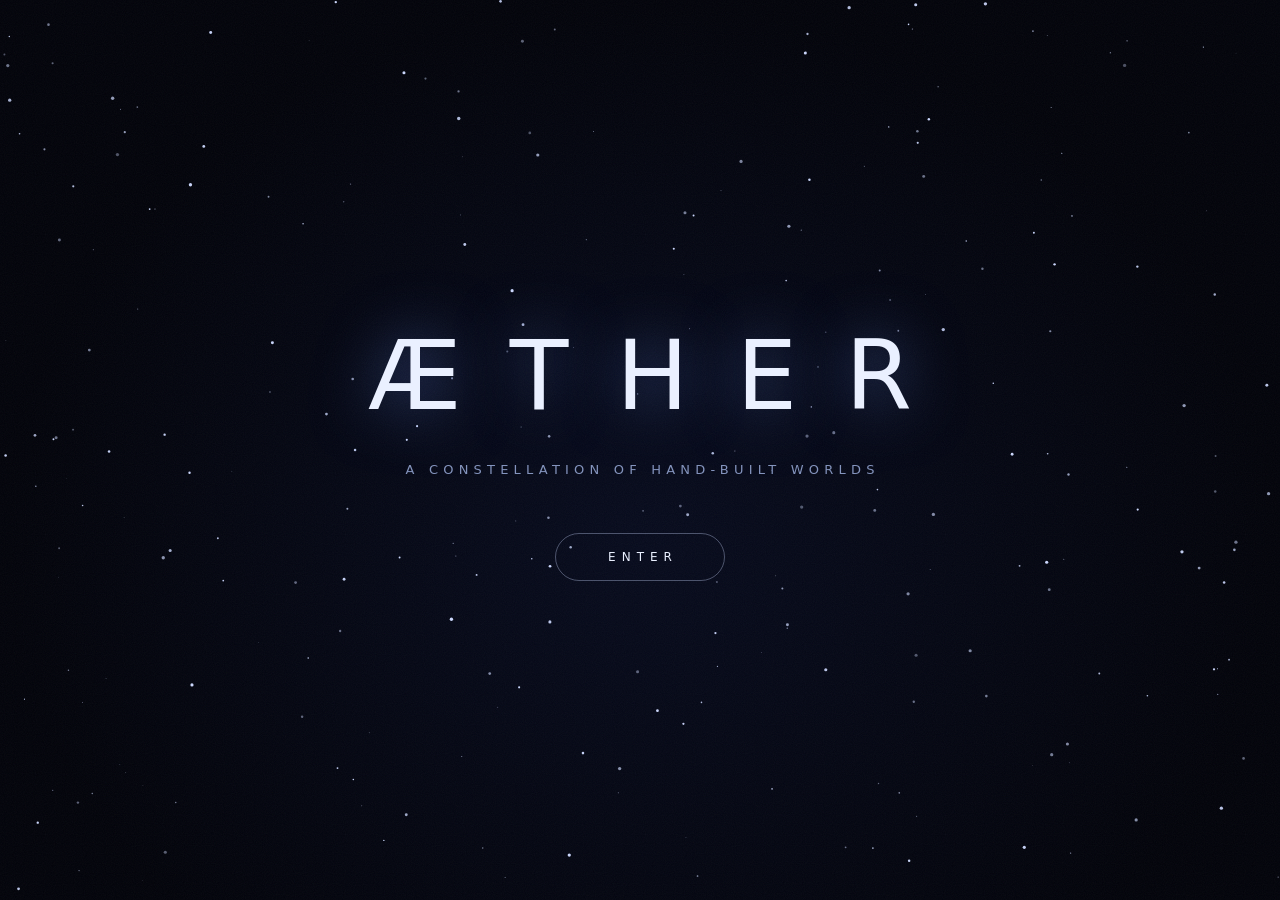
<file: index.html>
<!DOCTYPE html>
<html lang="en">
<head>
<meta charset="utf-8">
<meta name="viewport" content="width=device-width, initial-scale=1">
<title>ÆTHER</title>
<link rel="stylesheet" href="css/common.css">
<link rel="stylesheet" href="css/index.css">
</head>
<body>
<canvas id="stars"></canvas>
<div class="grain"></div>

<div class="intro">
  <h1>ÆTHER</h1>
  <p>A CONSTELLATION OF HAND-BUILT WORLDS</p>
  <button class="enter" id="enter">ENTER</button>
</div>

<div class="curtain"></div>
<script src="js/index.js"></script>
</body>
</html>
</file>
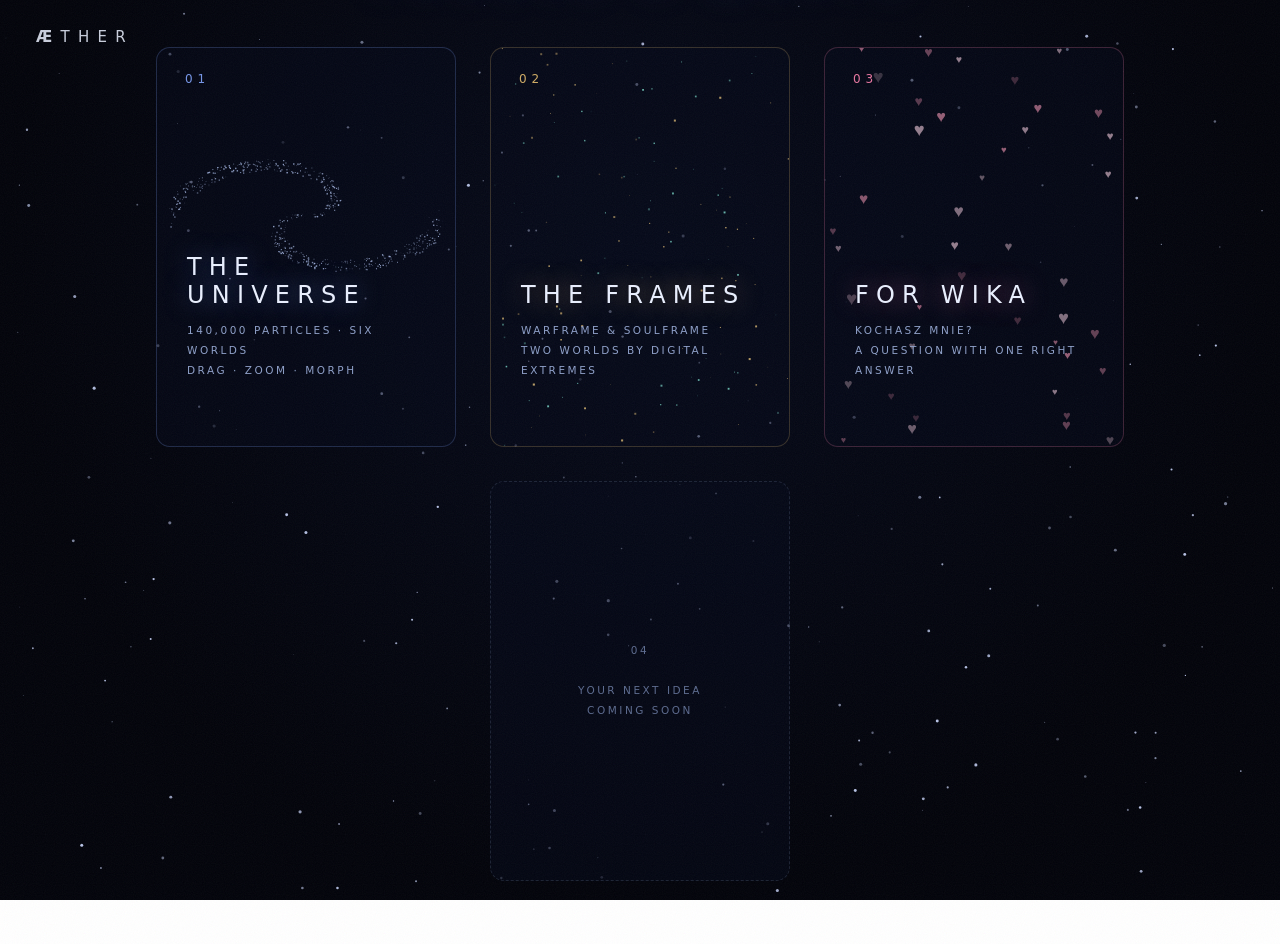
<file: html/hub.html>
<!DOCTYPE html>
<html lang="en">
<head>
<meta charset="utf-8">
<meta name="viewport" content="width=device-width, initial-scale=1">
<title>ÆTHER · choose a world</title>
<link rel="stylesheet" href="../css/common.css">
<link rel="stylesheet" href="../css/hub.css">
</head>
<body>
<canvas id="stars"></canvas>
<div class="grain"></div>
<a class="wordmark" href="../index.html"><b>Æ</b>THER</a>

<div class="wrap">
  <h1>CHOOSE A WORLD</h1>
  <div class="cards">
    <a class="card" href="worlds/universe.html" style="--ac:130,165,255">
      <canvas data-fx="galaxy"></canvas>
      <div class="num">01</div>
      <h2>THE UNIVERSE</h2>
      <p>140,000 PARTICLES · SIX WORLDS<br>DRAG · ZOOM · MORPH</p>
      <span class="go">ENTER&nbsp;&nbsp;→</span>
    </a>
    <a class="card" href="#" data-chooser style="--ac:230,190,110">
      <canvas data-fx="embers"></canvas>
      <div class="num">02</div>
      <h2>THE FRAMES</h2>
      <p>WARFRAME &amp; SOULFRAME<br>TWO WORLDS BY DIGITAL EXTREMES</p>
      <span class="go">CHOOSE&nbsp;&nbsp;→</span>
    </a>
    <a class="card" href="worlds/love.html" style="--ac:255,130,175">
      <canvas data-fx="hearts"></canvas>
      <div class="num">03</div>
      <h2>FOR WIKA</h2>
      <p>KOCHASZ MNIE?<br>A QUESTION WITH ONE RIGHT ANSWER</p>
      <span class="go">ENTER&nbsp;&nbsp;→</span>
    </a>
    <div class="card soon">
      <p>04<br><br>YOUR NEXT IDEA<br>COMING SOON</p>
    </div>
  </div>
  <div class="hint">MORE WORLDS CAN BE FORGED ON REQUEST</div>
</div>

<div class="chooser" id="chooser">
  <div class="chooser-back"></div>
  <div class="chooser-box">
    <h3>TWO&nbsp;WORLDS&nbsp;·&nbsp;ONE&nbsp;STUDIO</h3>
    <div class="chooser-cards">
      <a class="mini" href="worlds/warframe.html" style="--ac:230,190,110">
        <b>WARFRAME</b>
        <span>SPACE NINJAS · SINCE 2013<br>AN INTRODUCTION FOR NEW TENNO</span>
      </a>
      <a class="mini" href="worlds/soulframe.html" style="--ac:158,224,182">
        <b>SOULFRAME</b>
        <span>THE FANTASY SIBLING · IN THE MAKING<br>AN EARLY LOOK</span>
      </a>
    </div>
    <button class="chooser-close">CLOSE</button>
  </div>
</div>

<div class="curtain"></div>
<script src="../js/hub.js"></script>
</body>
</html>
</file>
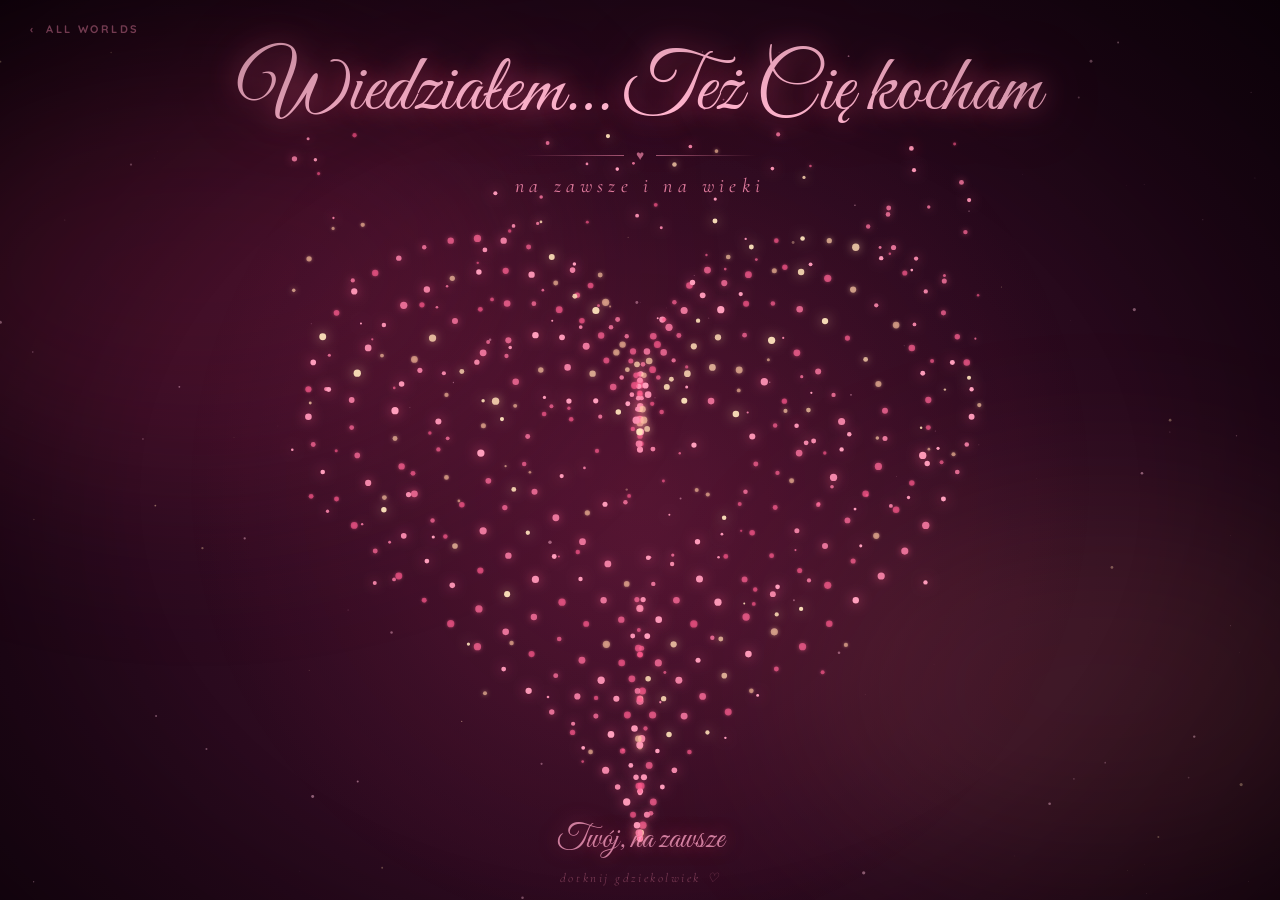
<file: html/worlds/love-yes.html>
<!DOCTYPE html>
<html lang="pl">
<head>
<meta charset="UTF-8">
<meta name="viewport" content="width=device-width, initial-scale=1.0">
<title>Też Cię kocham 💖</title>
<link rel="preconnect" href="https://fonts.googleapis.com">
<link rel="preconnect" href="https://fonts.gstatic.com" crossorigin>
<link href="https://fonts.googleapis.com/css2?family=Great+Vibes&family=Cormorant+Garamond:ital,wght@0,500;1,500&family=Quicksand:wght@500;700&display=swap" rel="stylesheet">
<link rel="stylesheet" href="../../css/common.css">
<link rel="stylesheet" href="../../css/love-yes.css">
</head>
<body>
  <div class="aurora a1"></div>
  <div class="aurora a2"></div>
  <a class="back" href="../hub.html">‹&nbsp;&nbsp;ALL&nbsp;WORLDS</a>

  <div class="titles">
    <h1>Wiedziałem… Też Cię kocham</h1>
    <div class="ornament"><span>♥</span></div>
    <div class="sub">na zawsze i na wieki</div>
  </div>

  <canvas id="stars"></canvas>
  <canvas id="heart"></canvas>

  <div class="signature">Twój, na zawsze</div>
  <div class="hint-touch">dotknij gdziekolwiek ♡</div>

  <div class="vignette"></div>

<script src="../../js/love-yes.js"></script>
</body>
</html>
</file>
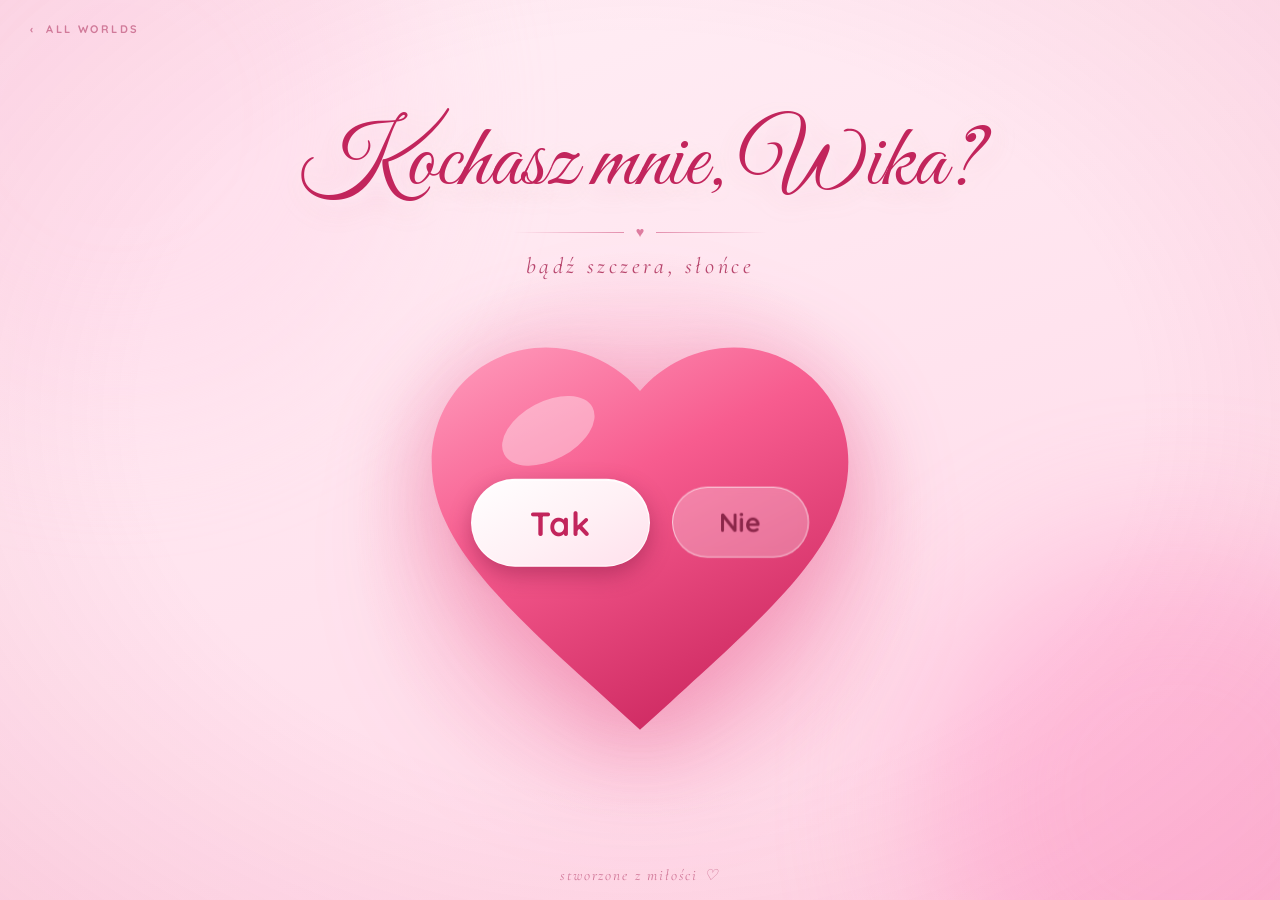
<file: html/worlds/love.html>
<!DOCTYPE html>
<html lang="pl">
<head>
<meta charset="UTF-8">
<meta name="viewport" content="width=device-width, initial-scale=1.0">
<title>Kochasz mnie? 💖</title>
<link rel="preconnect" href="https://fonts.googleapis.com">
<link rel="preconnect" href="https://fonts.gstatic.com" crossorigin>
<link href="https://fonts.googleapis.com/css2?family=Great+Vibes&family=Cormorant+Garamond:ital,wght@0,500;1,500&family=Quicksand:wght@500;700&display=swap" rel="stylesheet">
<link rel="stylesheet" href="../../css/common.css">
<link rel="stylesheet" href="../../css/love.css">
</head>
<body>
  <div class="glow g1"></div>
  <div class="glow g2"></div>
  <div class="vignette"></div>
  <a class="back" href="../hub.html">‹&nbsp;&nbsp;ALL&nbsp;WORLDS</a>

  <div class="scene">
    <div class="intro">
      <h1>Kochasz mnie, Wika?</h1>
      <div class="ornament"><span>♥</span></div>
      <div class="subtitle">bądź szczera, słońce</div>
    </div>
    <div class="heart">
      <div class="halo"></div>
      <svg viewBox="0 0 24 24" aria-hidden="true">
        <defs>
          <linearGradient id="heartGrad" x1="0" y1="0" x2="0.55" y2="1">
            <stop offset="0%" stop-color="#ff9dbd"/>
            <stop offset="45%" stop-color="#f75c8f"/>
            <stop offset="100%" stop-color="#cf2b63"/>
          </linearGradient>
        </defs>
        <path fill="url(#heartGrad)" d="M12 21.35l-1.45-1.32C5.4 15.36 2 12.28 2 8.5 2 5.42 4.42 3 7.5 3c1.74 0 3.41.81 4.5 2.09C13.09 3.81 14.76 3 16.5 3 19.58 3 22 5.42 22 8.5c0 3.78-3.4 6.86-8.55 11.54L12 21.35z"/>
        <ellipse cx="7.6" cy="7" rx="2.4" ry="1.4" fill="rgba(255,255,255,0.38)" transform="rotate(-28 7.6 7)"/>
      </svg>
      <div class="buttons">
        <button id="yesBtn">Tak</button>
        <button id="noBtn">Nie</button>
      </div>
    </div>
  </div>

  <div class="footnote">stworzone z miłości ♡</div>
  <div class="leave"></div>

<script src="../../js/love.js"></script>
</body>
</html>
</file>
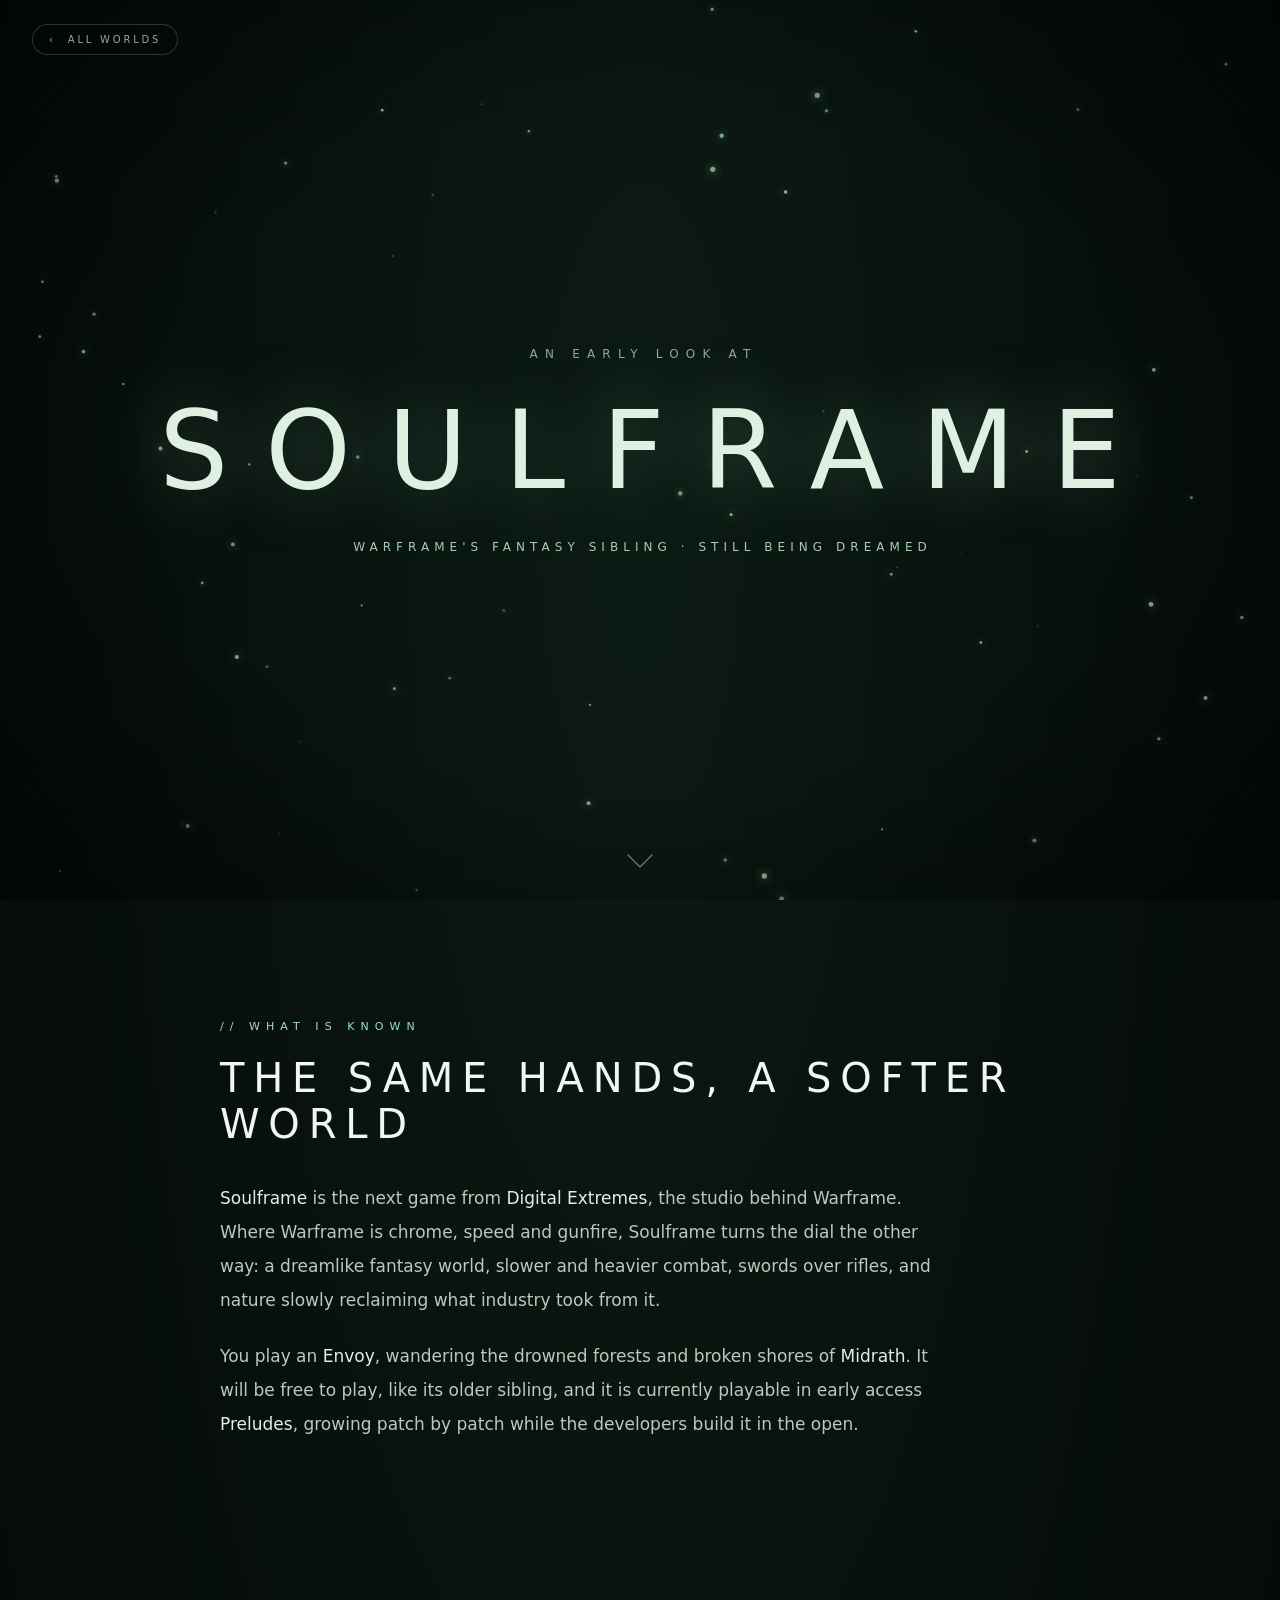
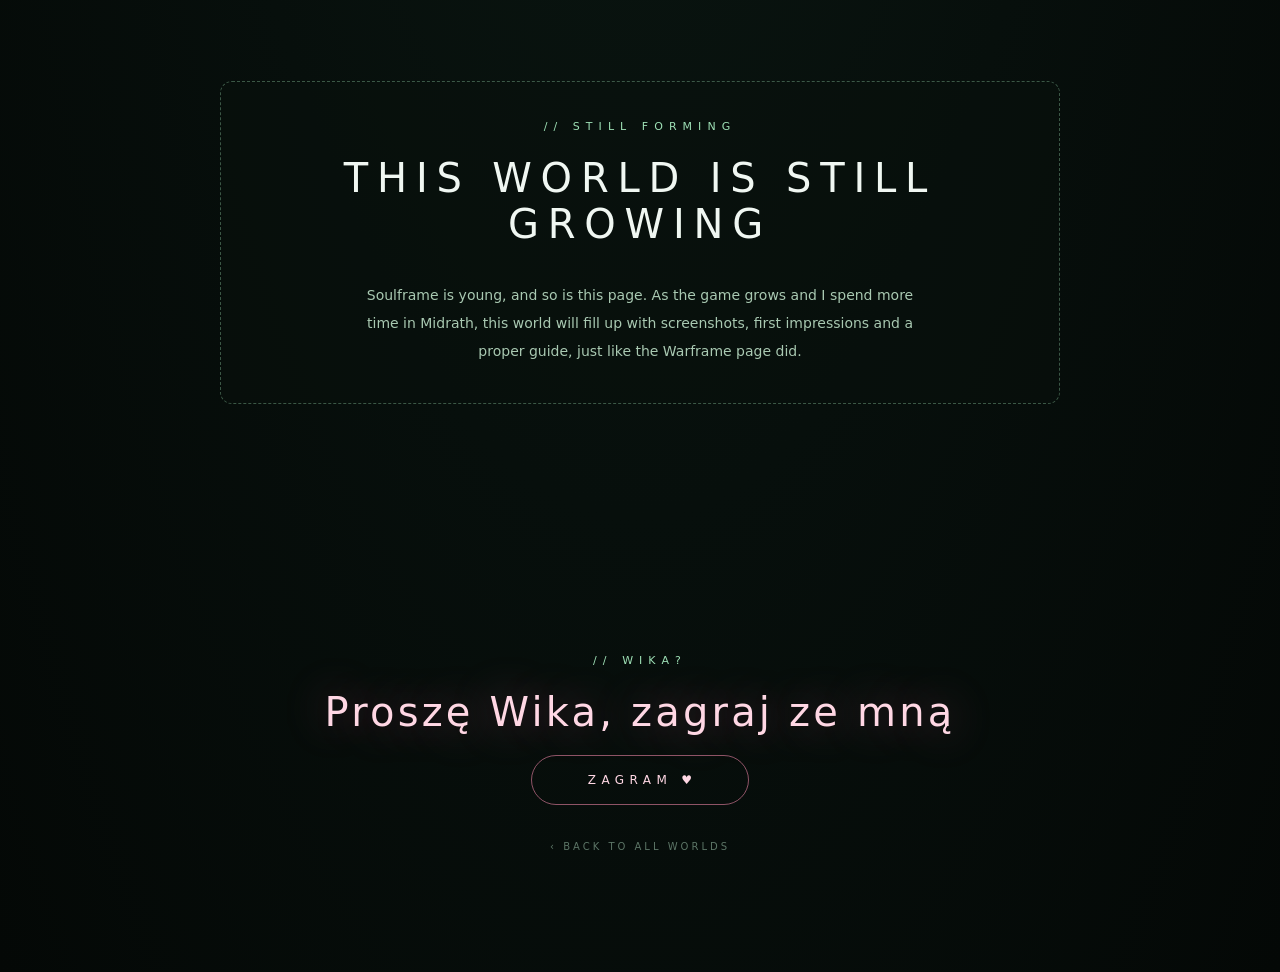
<file: html/worlds/soulframe.html>
<!DOCTYPE html>
<html lang="en">
<head>
<meta charset="utf-8">
<meta name="viewport" content="width=device-width, initial-scale=1">
<title>SOULFRAME · an early look</title>
<link rel="stylesheet" href="../../css/common.css">
<link rel="stylesheet" href="../../css/soulframe.css">
</head>
<body>
<canvas id="bg"></canvas>
<div class="vignette"></div>
<a class="back" href="../hub.html">‹&nbsp;&nbsp;ALL&nbsp;WORLDS</a>

<div class="hero">
  <div class="kicker">AN&nbsp;EARLY&nbsp;LOOK&nbsp;AT</div>
  <h1>SOULFRAME</h1>
  <div class="tag">WARFRAME'S&nbsp;FANTASY&nbsp;SIBLING&nbsp;·&nbsp;STILL&nbsp;BEING&nbsp;DREAMED</div>
  <div class="chev"></div>
</div>

<section>
  <div class="reveal">
    <div class="kick">// WHAT IS KNOWN</div>
    <h2>THE SAME HANDS, A SOFTER WORLD</h2>
    <p class="lead">
      <b>Soulframe</b> is the next game from <b>Digital Extremes</b>, the studio behind
      Warframe. Where Warframe is chrome, speed and gunfire, Soulframe turns the dial
      the other way: a dreamlike fantasy world, slower and heavier combat, swords over
      rifles, and nature slowly reclaiming what industry took from it.
    </p>
    <p class="lead">
      You play an <b>Envoy</b>, wandering the drowned forests and broken shores of
      <b>Midrath</b>. It will be free to play, like its older sibling, and it is currently
      playable in early access <b>Preludes</b>, growing patch by patch while the
      developers build it in the open.
    </p>
  </div>
</section>

<section>
  <div class="growing reveal">
    <div class="kick center">// STILL FORMING</div>
    <h2 class="center">THIS WORLD IS STILL GROWING</h2>
    <p>
      Soulframe is young, and so is this page. As the game grows and I spend more
      time in Midrath, this world will fill up with screenshots, first impressions
      and a proper guide, just like the Warframe page did.
    </p>
  </div>
</section>

<div class="cta">
  <div class="reveal">
    <div class="kick center">// WIKA?</div>
    <h2 class="cta-ask">Proszę Wika, zagraj ze mną</h2>
    <a class="btn btn-love" id="zagram" href="https://soulframe.com" target="_blank" rel="noopener">ZAGRAM&nbsp;♥</a>
    <a class="home" href="../hub.html">‹ BACK TO ALL WORLDS</a>
  </div>
</div>

<script src="../../js/soulframe.js"></script>
</body>
</html>
</file>
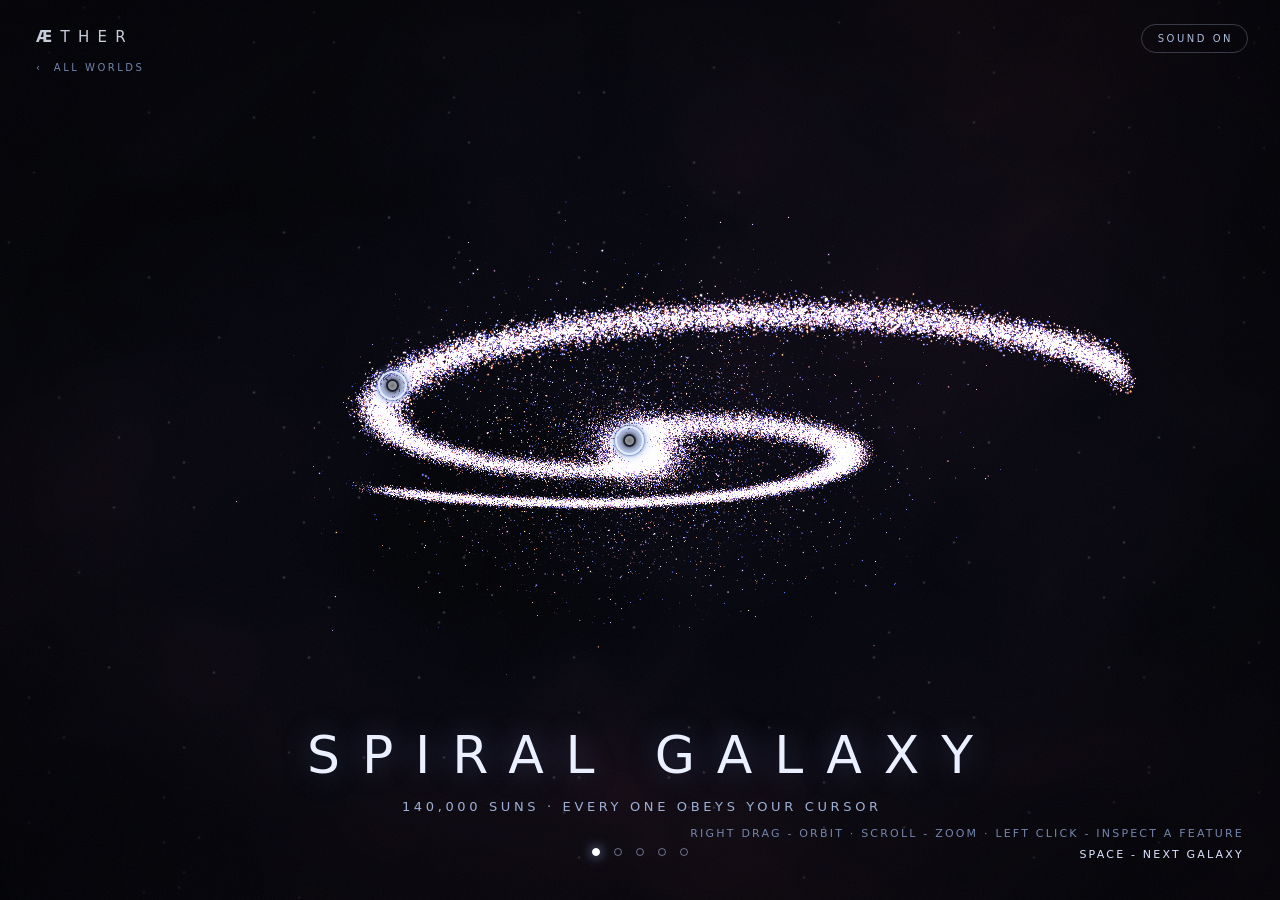
<file: html/worlds/universe.html>
<!DOCTYPE html>
<html lang="en">
<head>
<meta charset="utf-8">
<meta name="viewport" content="width=device-width, initial-scale=1, maximum-scale=1, user-scalable=no">
<title>ÆTHER · the particle universe</title>
<link rel="stylesheet" href="../../css/common.css">
<link rel="stylesheet" href="../../css/universe.css">
</head>
<body>
<canvas id="gl"></canvas>
<div class="vignette"></div>
<div class="grain"></div>

<div class="hud" id="hud">
  <div class="wordmark"><b>Æ</b>THER</div>
  <a class="back" href="../hub.html">‹&nbsp;&nbsp;ALL&nbsp;WORLDS</a>
  <button class="mute" id="mute">SOUND&nbsp;ON</button>
  <div class="scene-label" id="label">
    <div class="scene-title" id="title"></div>
    <div class="scene-sub" id="sub"></div>
  </div>
  <div class="dots" id="dots"></div>
  <div class="hotspots" id="hotspots"></div>
  <svg class="callout" id="calloutSvg"><line id="calloutLine"/><circle id="calloutDot" r="3"/></svg>
  <div class="callout-text" id="calloutText"></div>
  <div class="hint">RIGHT&nbsp;DRAG&nbsp;-&nbsp;ORBIT&nbsp;·&nbsp;SCROLL&nbsp;-&nbsp;ZOOM&nbsp;·&nbsp;LEFT&nbsp;CLICK&nbsp;-&nbsp;INSPECT&nbsp;A&nbsp;FEATURE<br><b>SPACE&nbsp;-&nbsp;NEXT&nbsp;GALAXY</b></div>
</div>

<script src="../../js/universe.js"></script>
</body>
</html>
</file>
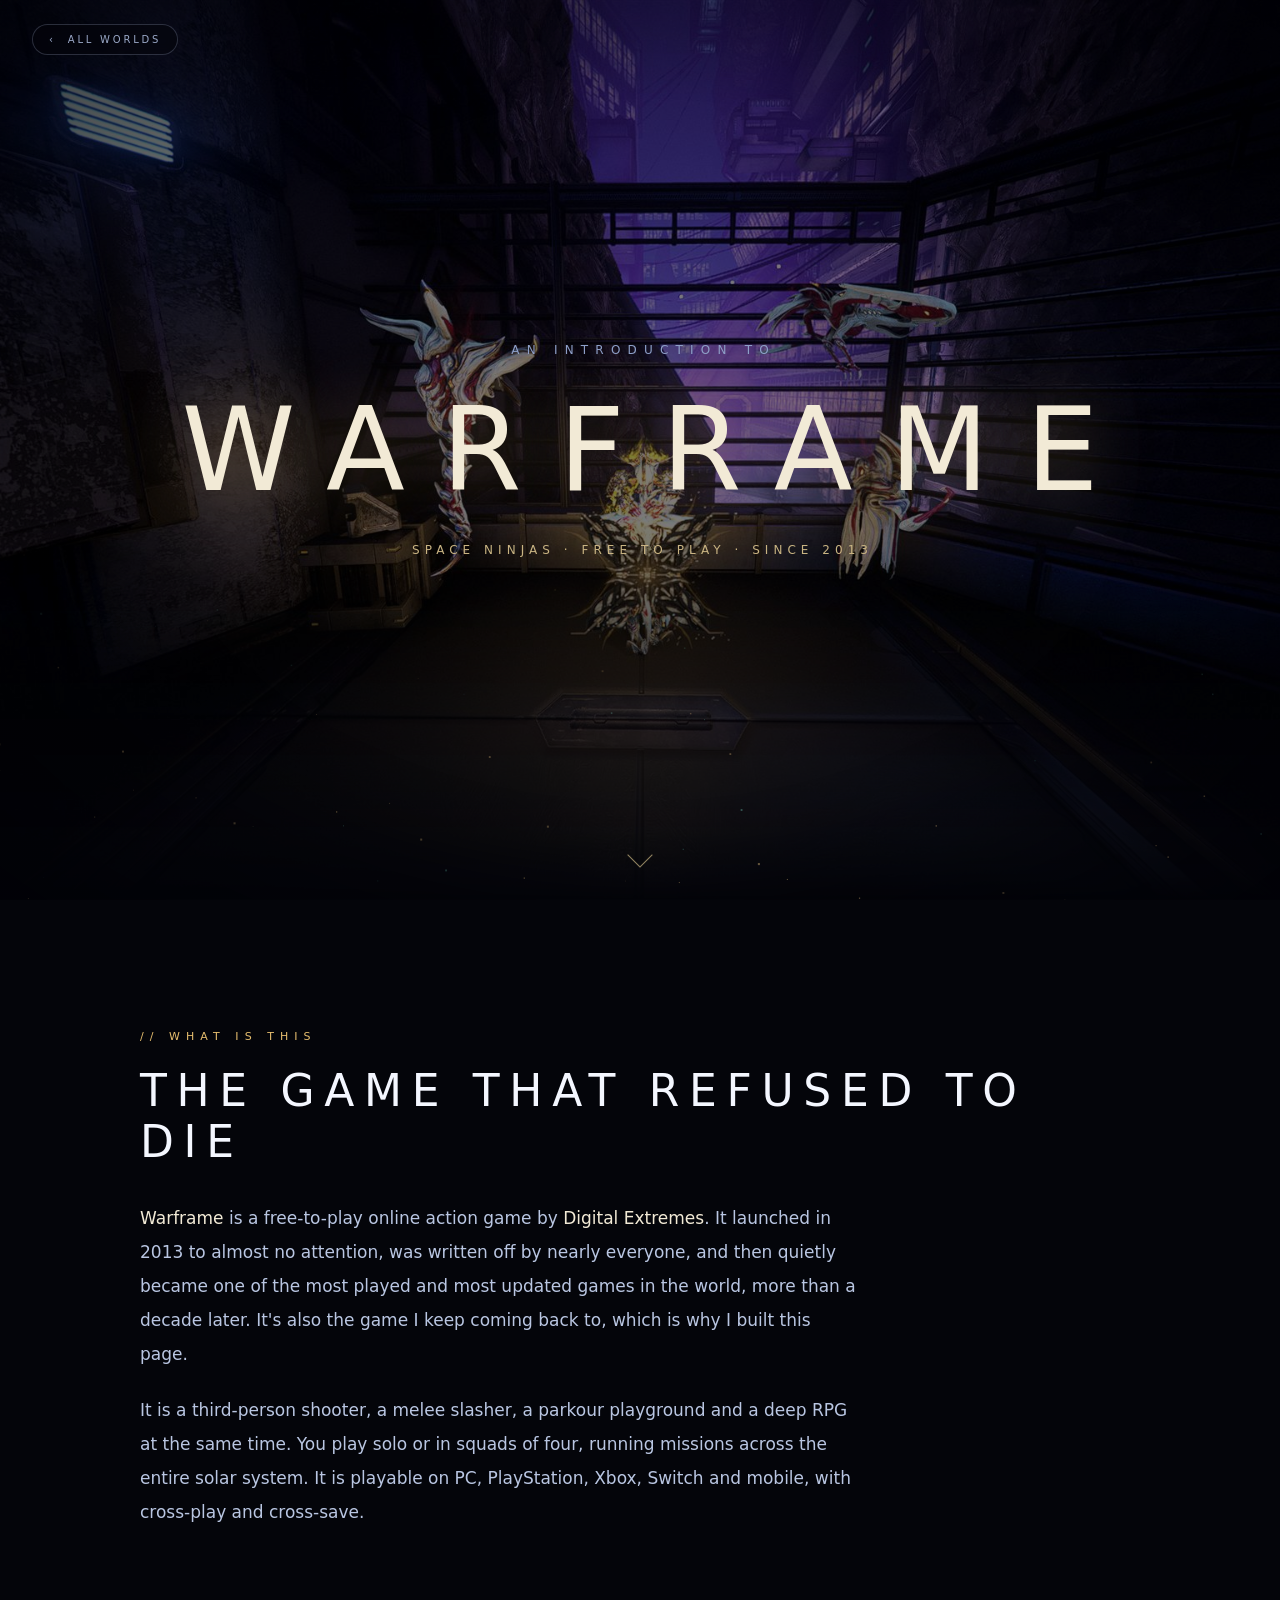
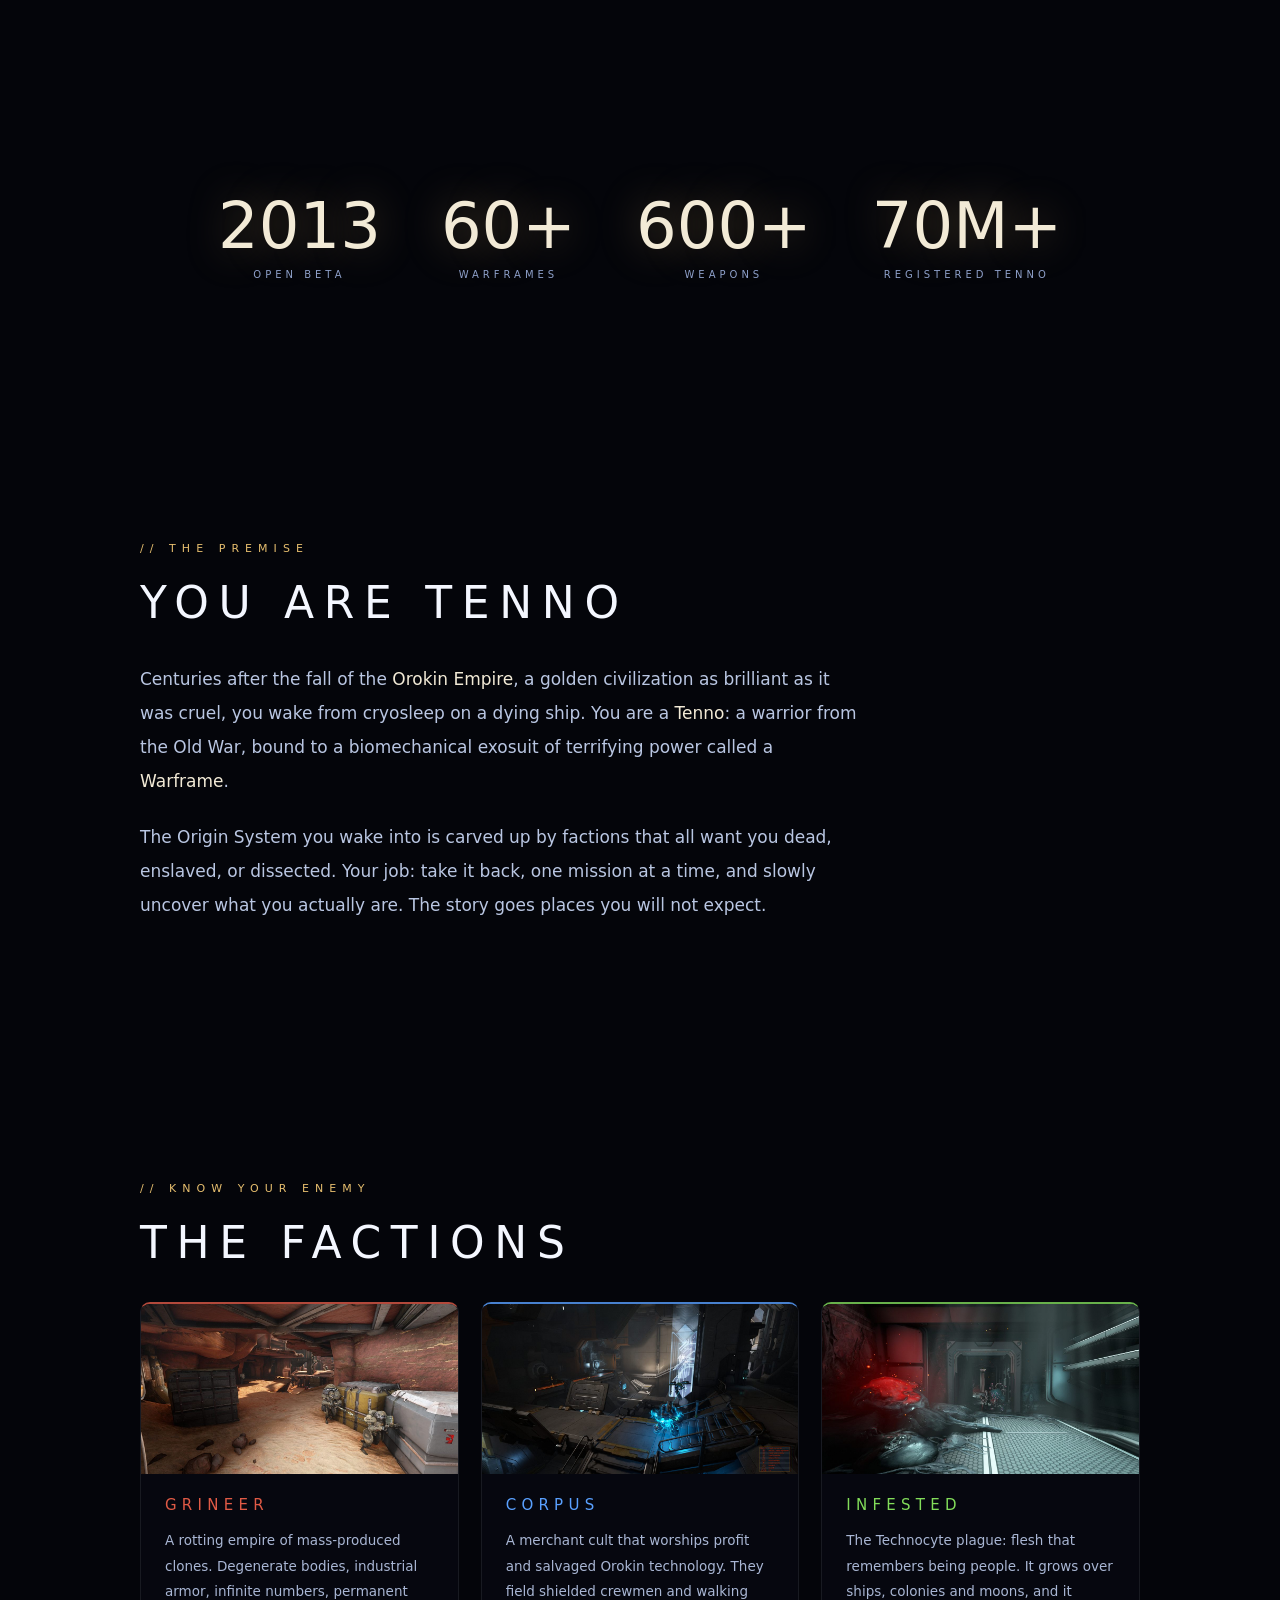
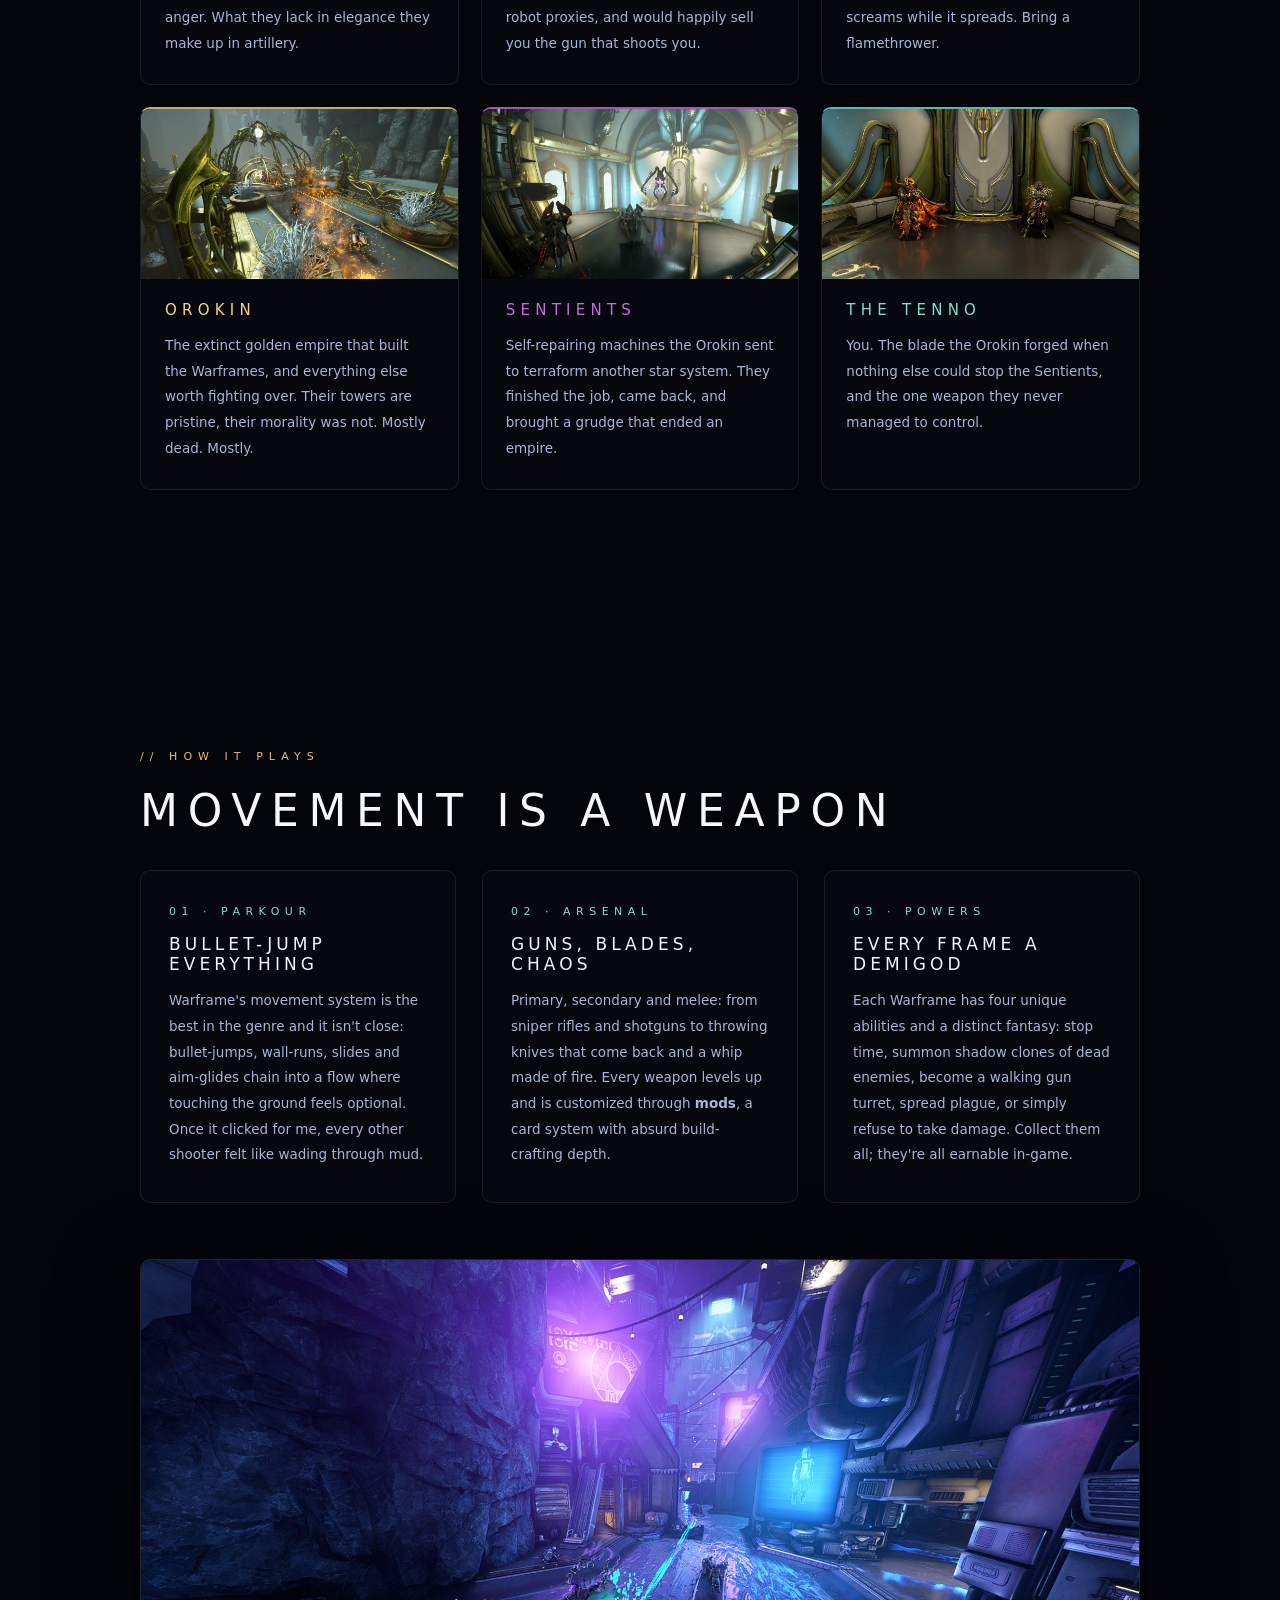
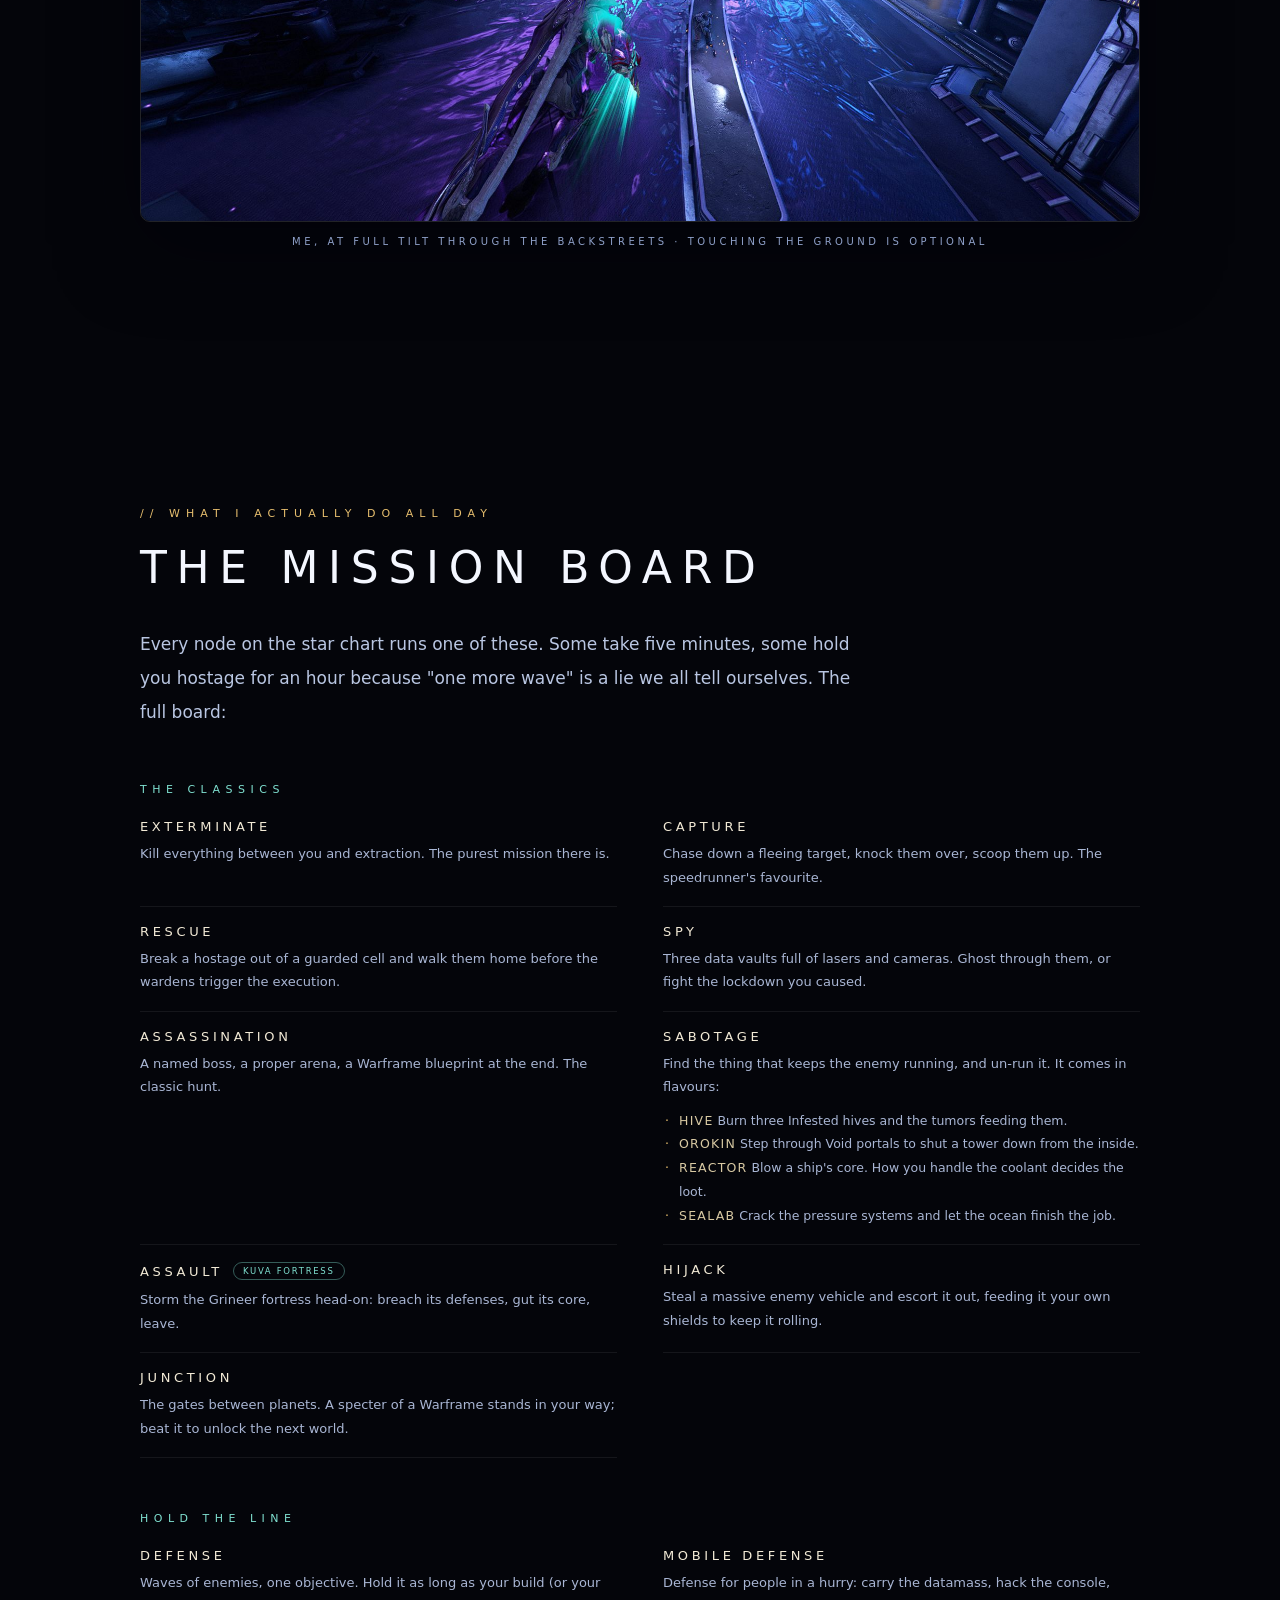
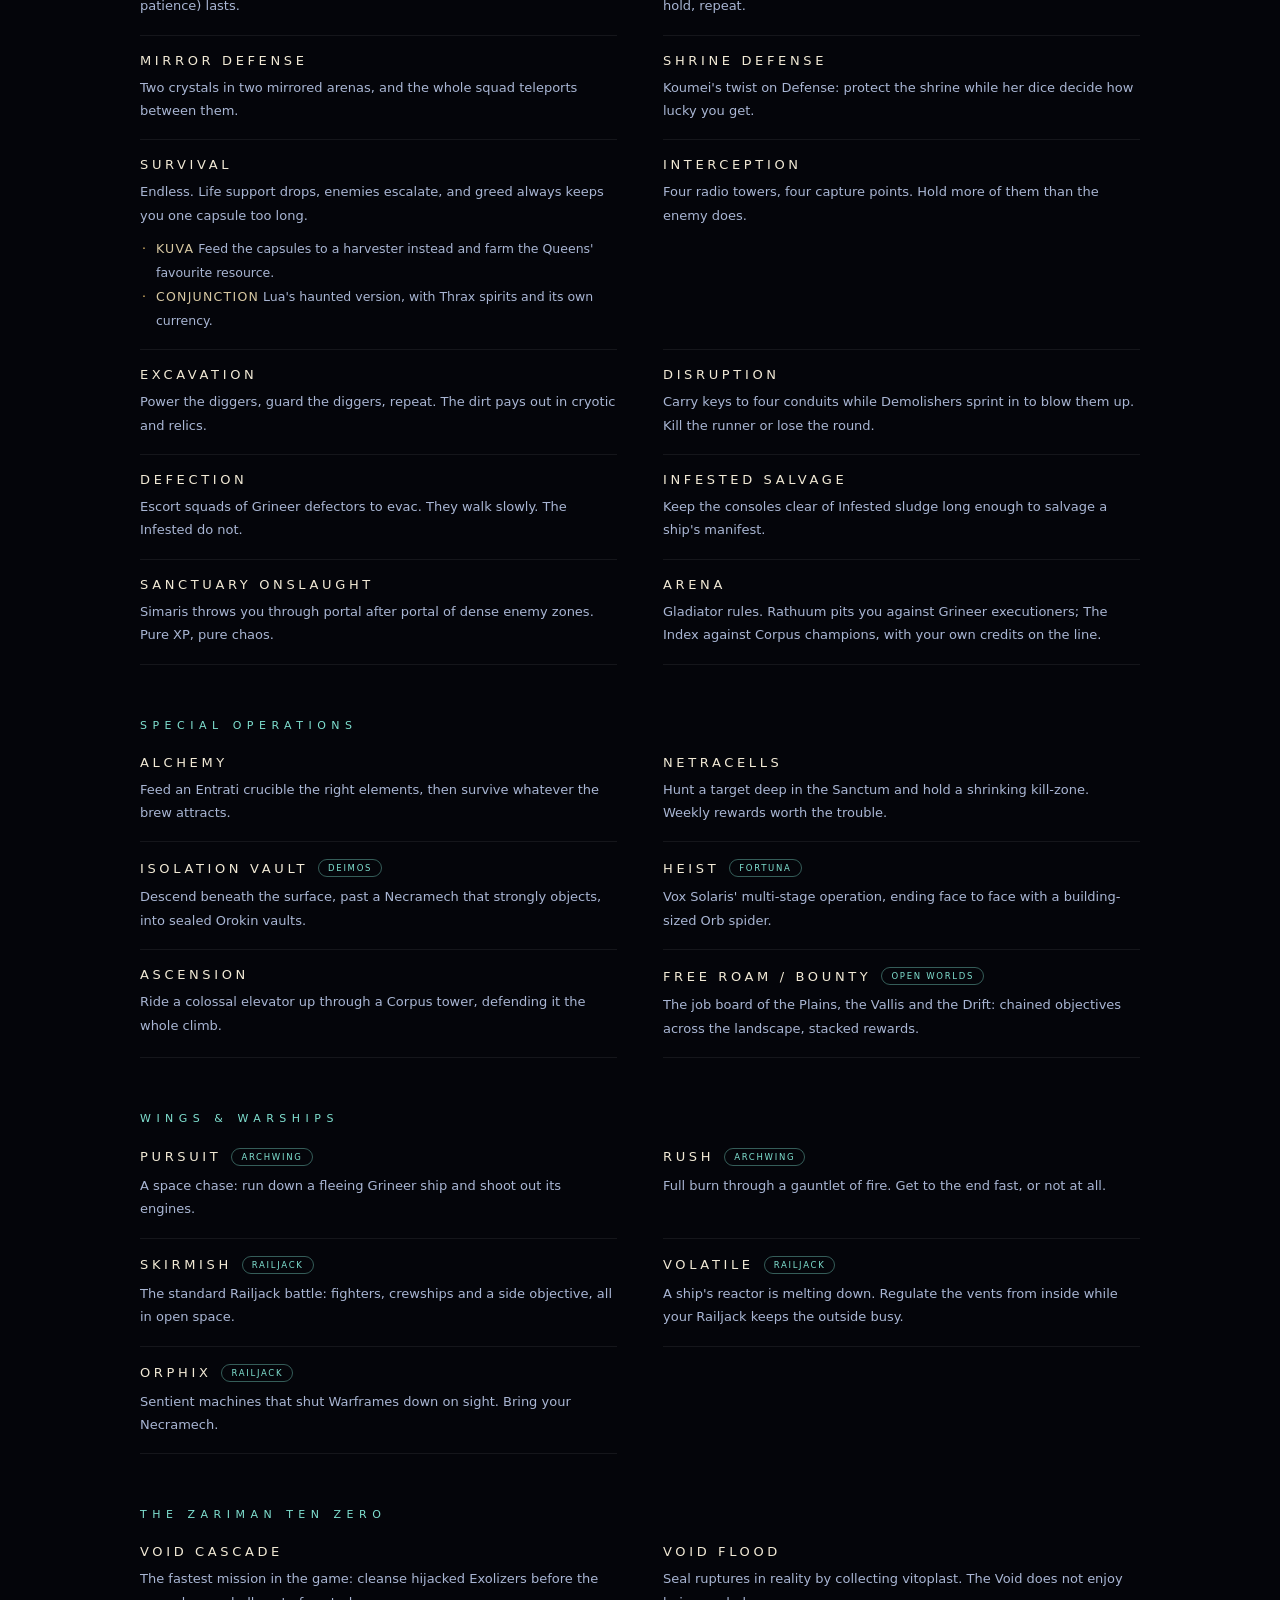
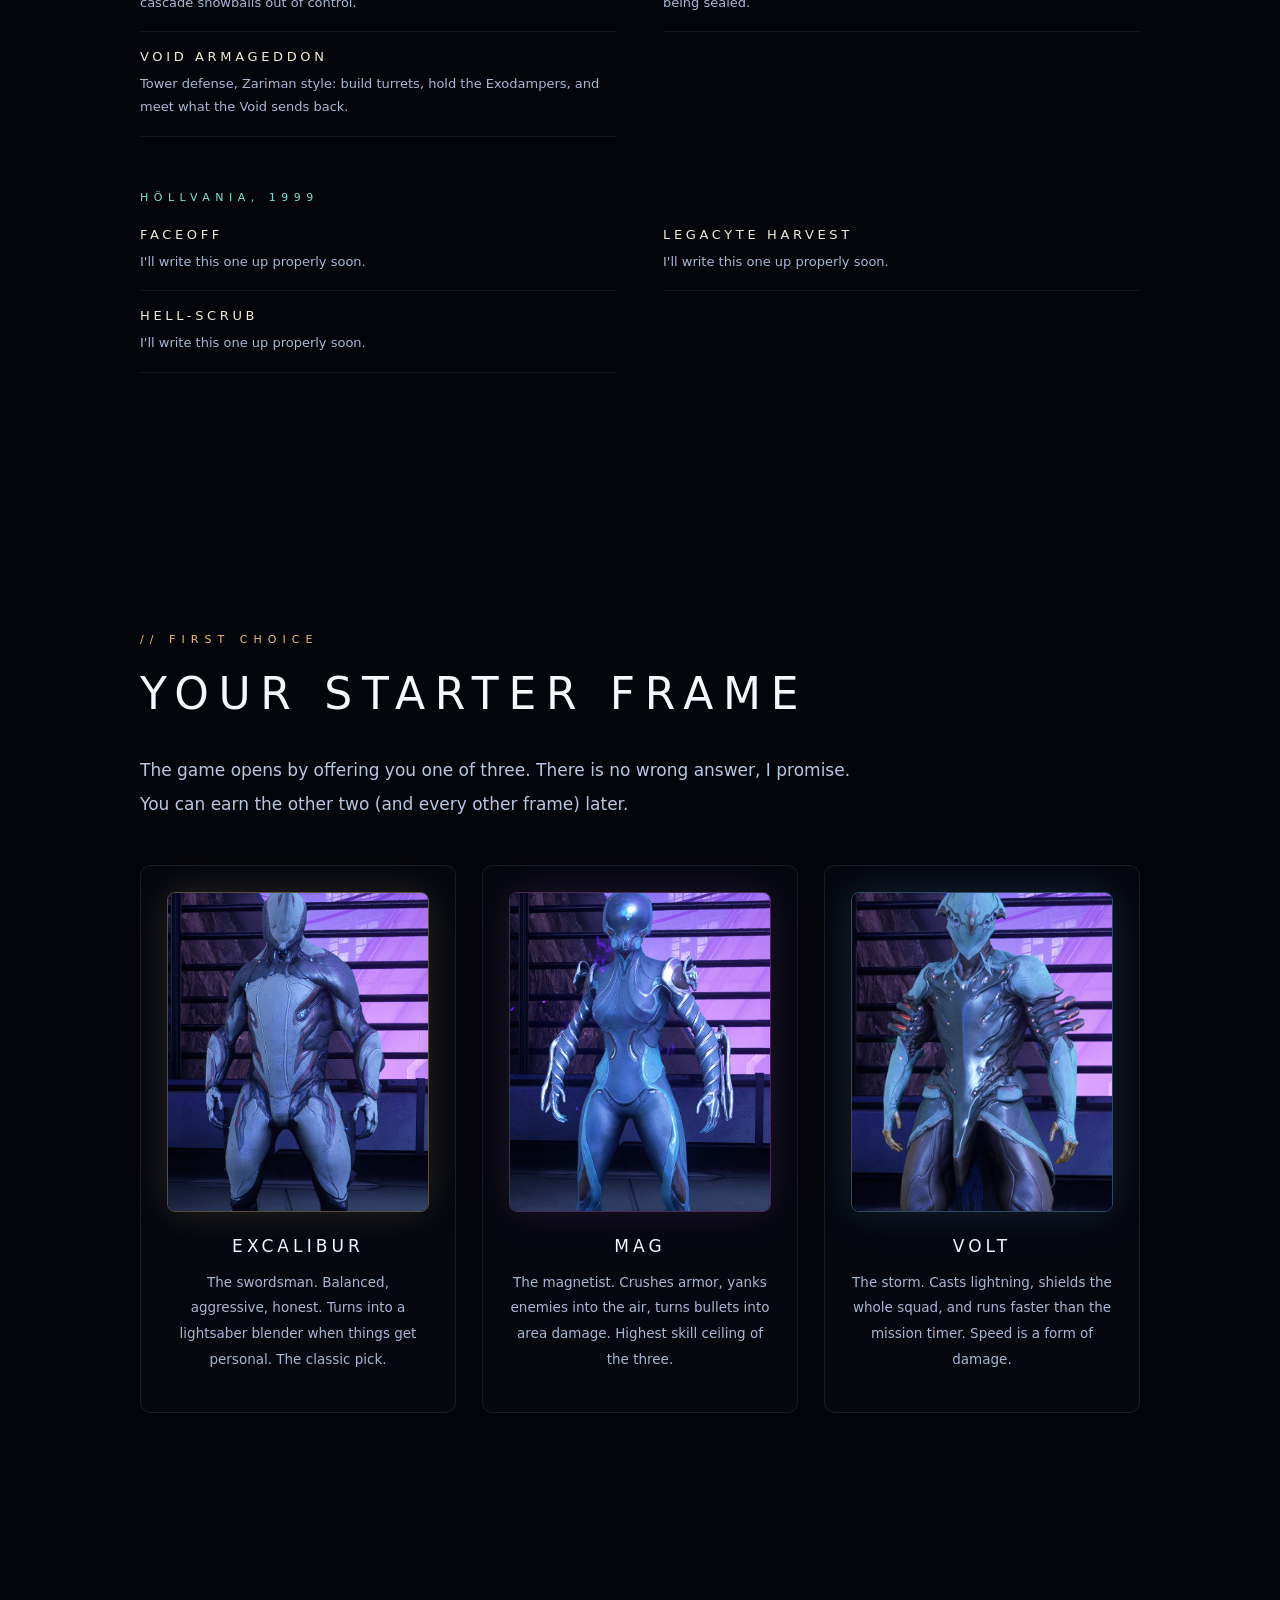
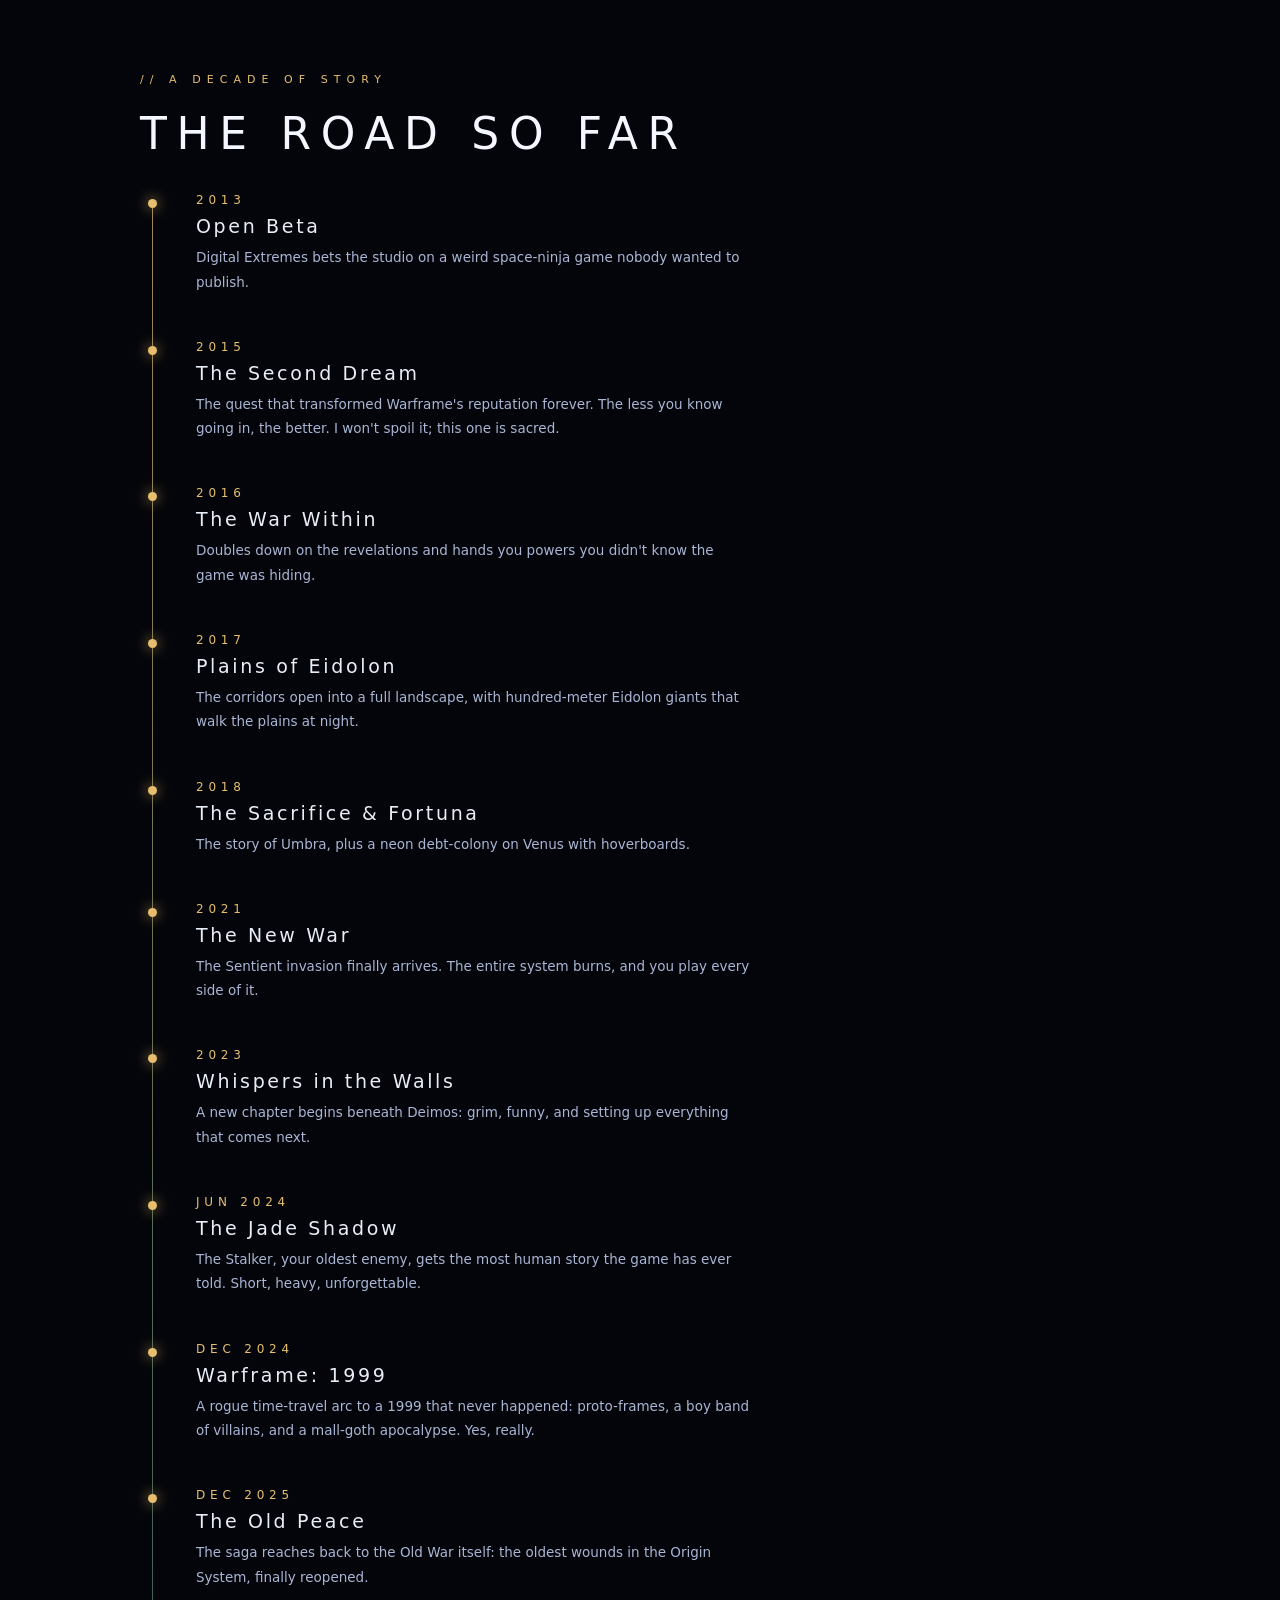
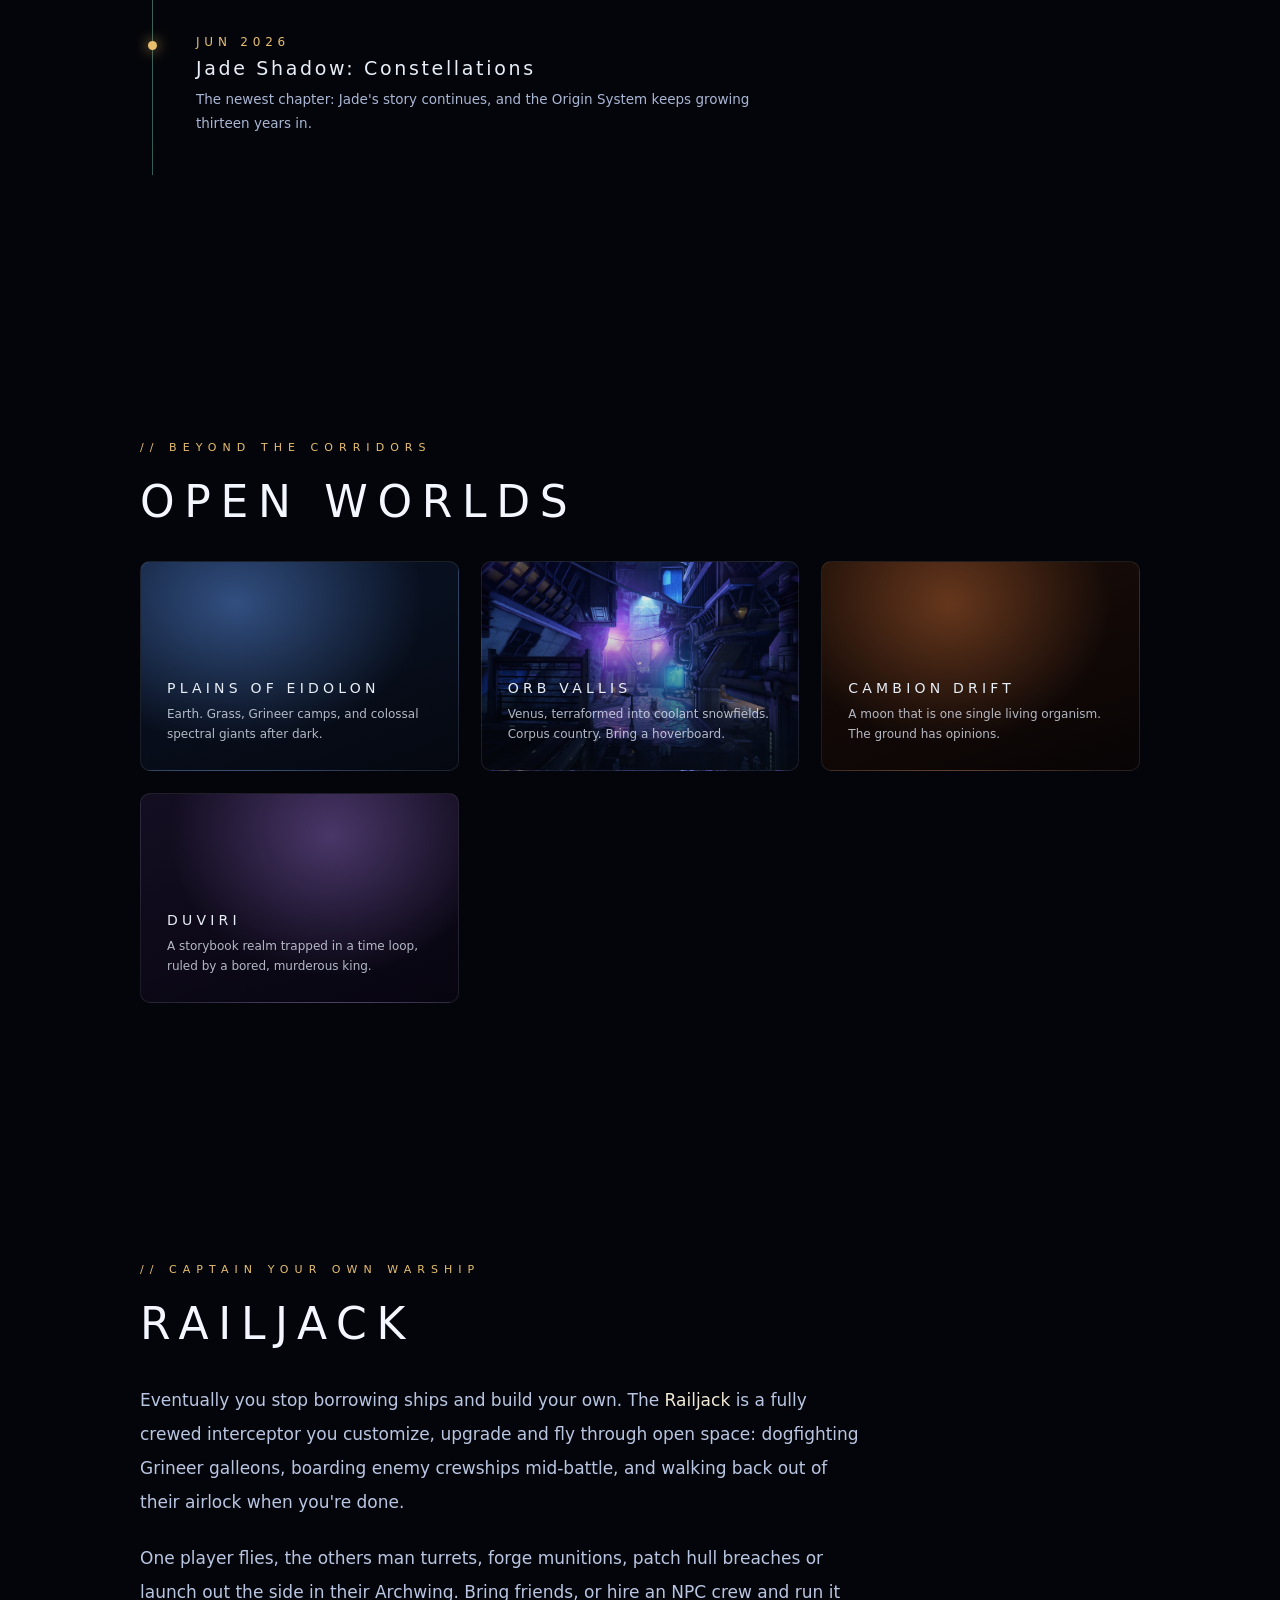
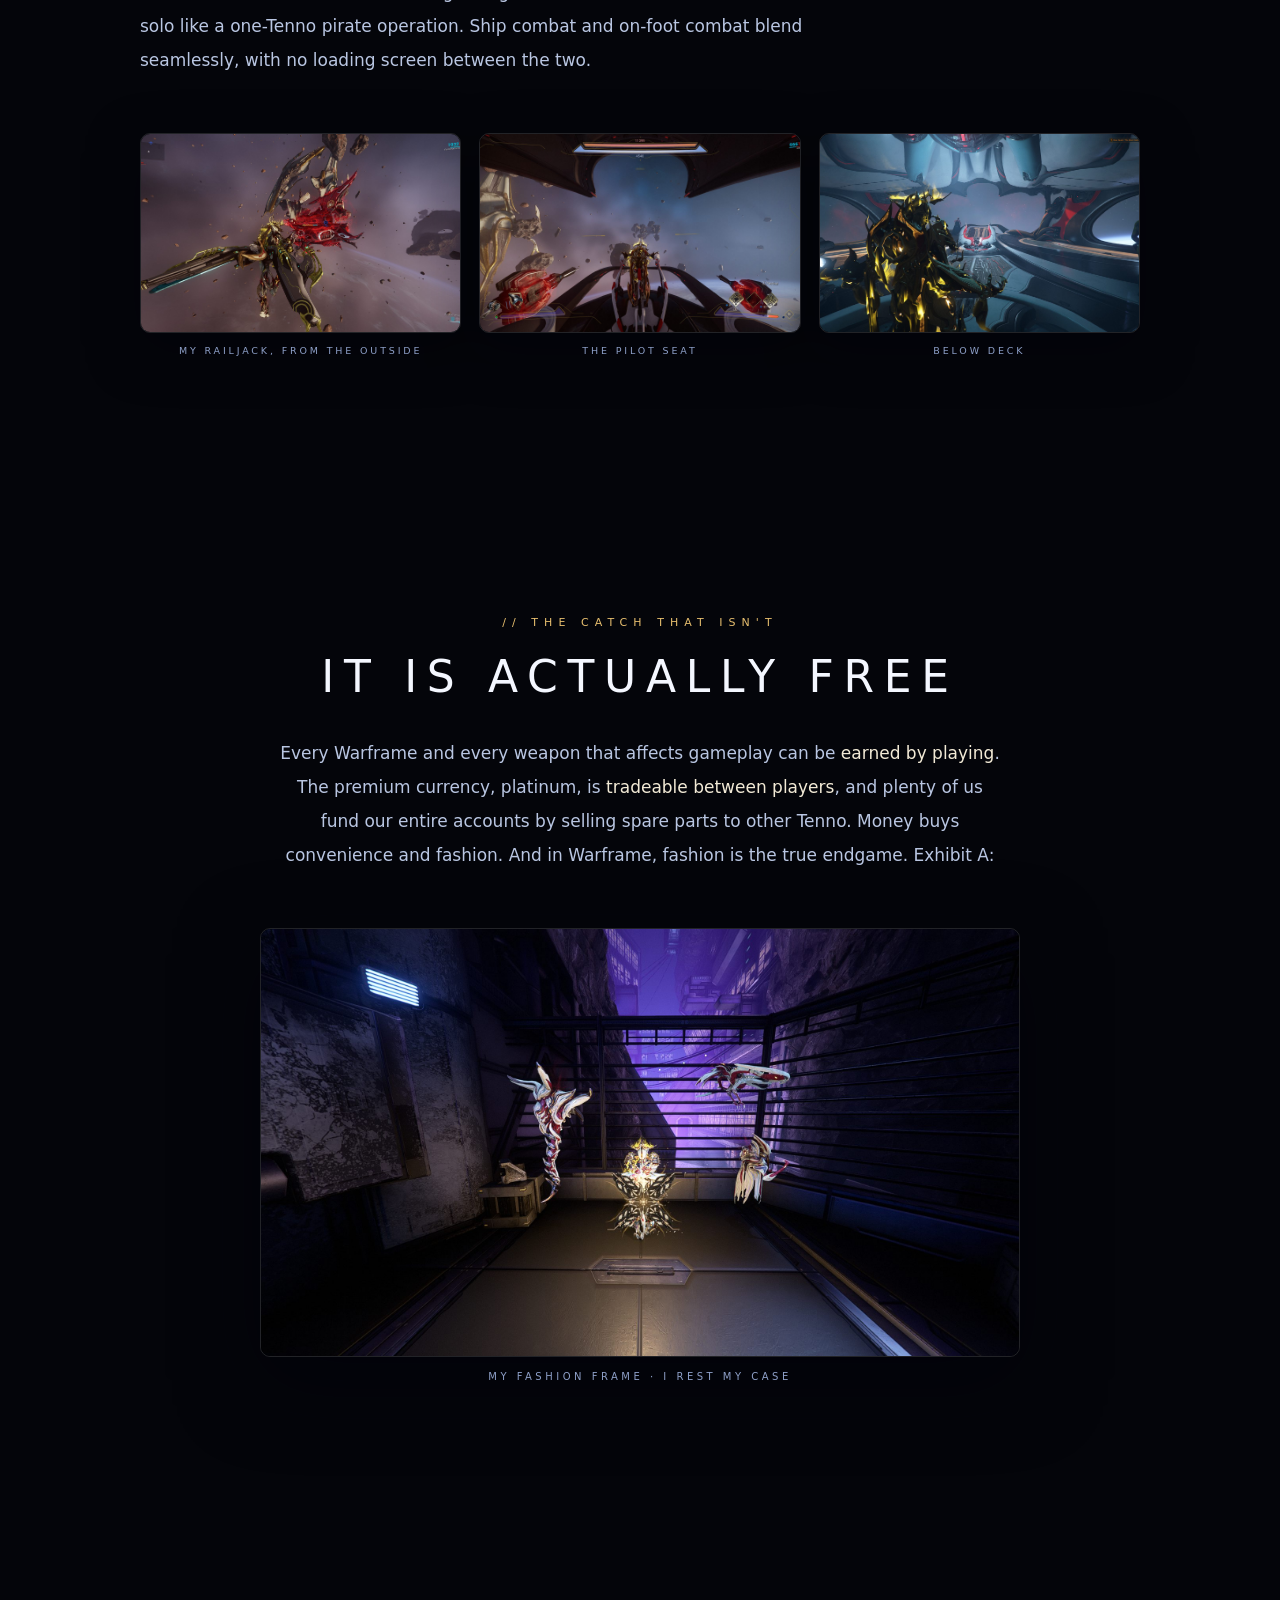
<file: html/worlds/warframe.html>
<!DOCTYPE html>
<html lang="en">
<head>
<meta charset="utf-8">
<meta name="viewport" content="width=device-width, initial-scale=1">
<title>WARFRAME · an introduction</title>
<link rel="stylesheet" href="../../css/common.css">
<link rel="stylesheet" href="../../css/warframe.css">
</head>
<body>
<canvas id="bg"></canvas>
<div class="vignette"></div>
<div class="progress" id="progress"></div>
<a class="back" href="../hub.html">‹&nbsp;&nbsp;ALL&nbsp;WORLDS</a>

<div class="hero">
  <div class="hero-bg"></div>
  <div class="kicker">AN&nbsp;INTRODUCTION&nbsp;TO</div>
  <h1>WARFRAME</h1>
  <div class="tag">SPACE&nbsp;NINJAS&nbsp;·&nbsp;FREE&nbsp;TO&nbsp;PLAY&nbsp;·&nbsp;SINCE&nbsp;2013</div>
  <div class="chev"></div>
</div>

<section>
  <div class="reveal">
    <div class="kick">// WHAT IS THIS</div>
    <h2>THE GAME THAT REFUSED TO DIE</h2>
    <p class="lead">
      <b>Warframe</b> is a free-to-play online action game by <b>Digital Extremes</b>.
      It launched in 2013 to almost no attention, was written off by nearly everyone,
      and then quietly became one of the most played and most updated games in the world,
      more than a decade later. It's also the game I keep coming back to, which is why
      I built this page.
    </p>
    <p class="lead">
      It is a third-person shooter, a melee slasher, a parkour playground and a deep RPG
      at the same time. You play solo or in squads of four, running missions across the
      entire solar system. It is playable on PC, PlayStation, Xbox, Switch and mobile,
      with cross-play and cross-save.
    </p>
  </div>
</section>

<section>
  <div class="stats reveal">
    <div class="stat"><b data-count="2013">0</b><span>OPEN&nbsp;BETA</span></div>
    <div class="stat"><b data-count="60" data-suffix="+">0</b><span>WARFRAMES</span></div>
    <div class="stat"><b data-count="600" data-suffix="+">0</b><span>WEAPONS</span></div>
    <div class="stat"><b data-count="70" data-suffix="M+">0</b><span>REGISTERED&nbsp;TENNO</span></div>
  </div>
</section>

<section>
  <div class="reveal">
    <div class="kick">// THE PREMISE</div>
    <h2>YOU ARE TENNO</h2>
    <p class="lead">
      Centuries after the fall of the <b>Orokin Empire</b>, a golden civilization as brilliant
      as it was cruel, you wake from cryosleep on a dying ship. You are a <b>Tenno</b>:
      a warrior from the Old War, bound to a biomechanical exosuit of terrifying power
      called a <b>Warframe</b>.
    </p>
    <p class="lead">
      The Origin System you wake into is carved up by factions that all want you dead,
      enslaved, or dissected. Your job: take it back, one mission at a time, and slowly
      uncover what you actually are. The story goes places you will not expect.
    </p>
  </div>
</section>

<section>
  <div class="reveal">
    <div class="kick">// KNOW YOUR ENEMY</div>
    <h2>THE FACTIONS</h2>
  </div>
  <div class="grid reveal">
    <div class="fcard" style="--ac:224,90,70">
      <img src="../../images/warframe/grineer.jpg" alt="Grineer" loading="lazy">
      <h3>GRINEER</h3>
      <p>A rotting empire of mass-produced clones. Degenerate bodies, industrial armor,
      infinite numbers, permanent anger. What they lack in elegance they make up in artillery.</p>
    </div>
    <div class="fcard" style="--ac:90,160,255">
      <img src="../../images/warframe/corpus.jpg" alt="Corpus" loading="lazy">
      <h3>CORPUS</h3>
      <p>A merchant cult that worships profit and salvaged Orokin technology. They field
      shielded crewmen and walking robot proxies, and would happily sell you the gun that shoots you.</p>
    </div>
    <div class="fcard" style="--ac:130,220,90">
      <img src="../../images/warframe/infested.jpg" alt="Infested" loading="lazy">
      <h3>INFESTED</h3>
      <p>The Technocyte plague: flesh that remembers being people. It grows over ships,
      colonies and moons, and it screams while it spreads. Bring a flamethrower.</p>
    </div>
    <div class="fcard" style="--ac:240,214,140">
      <img src="../../images/warframe/orokin.jpg" alt="Orokin" loading="lazy">
      <h3>OROKIN</h3>
      <p>The extinct golden empire that built the Warframes, and everything else worth
      fighting over. Their towers are pristine, their morality was not. Mostly dead. Mostly.</p>
    </div>
    <div class="fcard" style="--ac:200,110,220">
      <img src="../../images/warframe/sentients.jpg" alt="Sentients" loading="lazy">
      <h3>SENTIENTS</h3>
      <p>Self-repairing machines the Orokin sent to terraform another star system.
      They finished the job, came back, and brought a grudge that ended an empire.</p>
    </div>
    <div class="fcard" style="--ac:127,224,208">
      <img src="../../images/warframe/tenno.jpg" alt="The Tenno" loading="lazy">
      <h3>THE TENNO</h3>
      <p>You. The blade the Orokin forged when nothing else could stop the Sentients,
      and the one weapon they never managed to control.</p>
    </div>
  </div>
</section>

<section>
  <div class="reveal">
    <div class="kick">// HOW IT PLAYS</div>
    <h2>MOVEMENT IS A WEAPON</h2>
  </div>
  <div class="cols reveal">
    <div class="pill">
      <div class="n">01 · PARKOUR</div>
      <h3>BULLET-JUMP EVERYTHING</h3>
      <p>Warframe's movement system is the best in the genre and it isn't close: bullet-jumps,
      wall-runs, slides and aim-glides chain into a flow where touching the ground feels optional.
      Once it clicked for me, every other shooter felt like wading through mud.</p>
    </div>
    <div class="pill">
      <div class="n">02 · ARSENAL</div>
      <h3>GUNS, BLADES, CHAOS</h3>
      <p>Primary, secondary and melee: from sniper rifles and shotguns to throwing knives
      that come back and a whip made of fire. Every weapon levels up and is customized through
      <b>mods</b>, a card system with absurd build-crafting depth.</p>
    </div>
    <div class="pill">
      <div class="n">03 · POWERS</div>
      <h3>EVERY FRAME A DEMIGOD</h3>
      <p>Each Warframe has four unique abilities and a distinct fantasy: stop time, summon
      shadow clones of dead enemies, become a walking gun turret, spread plague, or simply
      refuse to take damage. Collect them all; they're all earnable in-game.</p>
    </div>
  </div>
  <figure class="shot reveal">
    <img src="../../images/warframe/movement.jpg" alt="A Warframe sliding at full speed through a neon-lit corridor" loading="lazy">
    <figcaption>ME, AT FULL TILT THROUGH THE BACKSTREETS · TOUCHING THE GROUND IS OPTIONAL</figcaption>
  </figure>
</section>

<section>
  <div class="reveal">
    <div class="kick">// WHAT I ACTUALLY DO ALL DAY</div>
    <h2>THE MISSION BOARD</h2>
    <p class="lead">Every node on the star chart runs one of these. Some take five minutes,
    some hold you hostage for an hour because "one more wave" is a lie we all tell ourselves.
    The full board:</p>
  </div>

  <div class="mgroup reveal">
    <div class="gname">THE CLASSICS</div>
    <div class="missions">
      <div class="m"><h4>EXTERMINATE</h4><p>Kill everything between you and extraction. The purest mission there is.</p></div>
      <div class="m"><h4>CAPTURE</h4><p>Chase down a fleeing target, knock them over, scoop them up. The speedrunner's favourite.</p></div>
      <div class="m"><h4>RESCUE</h4><p>Break a hostage out of a guarded cell and walk them home before the wardens trigger the execution.</p></div>
      <div class="m"><h4>SPY</h4><p>Three data vaults full of lasers and cameras. Ghost through them, or fight the lockdown you caused.</p></div>
      <div class="m"><h4>ASSASSINATION</h4><p>A named boss, a proper arena, a Warframe blueprint at the end. The classic hunt.</p></div>
      <div class="m"><h4>SABOTAGE</h4><p>Find the thing that keeps the enemy running, and un-run it. It comes in flavours:</p>
        <ul>
          <li><b>HIVE</b> Burn three Infested hives and the tumors feeding them.</li>
          <li><b>OROKIN</b> Step through Void portals to shut a tower down from the inside.</li>
          <li><b>REACTOR</b> Blow a ship's core. How you handle the coolant decides the loot.</li>
          <li><b>SEALAB</b> Crack the pressure systems and let the ocean finish the job.</li>
        </ul></div>
      <div class="m"><h4>ASSAULT <span class="tag">KUVA FORTRESS</span></h4><p>Storm the Grineer fortress head-on: breach its defenses, gut its core, leave.</p></div>
      <div class="m"><h4>HIJACK</h4><p>Steal a massive enemy vehicle and escort it out, feeding it your own shields to keep it rolling.</p></div>
      <div class="m"><h4>JUNCTION</h4><p>The gates between planets. A specter of a Warframe stands in your way; beat it to unlock the next world.</p></div>
    </div>
  </div>

  <div class="mgroup reveal">
    <div class="gname">HOLD THE LINE</div>
    <div class="missions">
      <div class="m"><h4>DEFENSE</h4><p>Waves of enemies, one objective. Hold it as long as your build (or your patience) lasts.</p></div>
      <div class="m"><h4>MOBILE DEFENSE</h4><p>Defense for people in a hurry: carry the datamass, hack the console, hold, repeat.</p></div>
      <div class="m"><h4>MIRROR DEFENSE</h4><p>Two crystals in two mirrored arenas, and the whole squad teleports between them.</p></div>
      <div class="m"><h4>SHRINE DEFENSE</h4><p>Koumei's twist on Defense: protect the shrine while her dice decide how lucky you get.</p></div>
      <div class="m"><h4>SURVIVAL</h4><p>Endless. Life support drops, enemies escalate, and greed always keeps you one capsule too long.</p>
        <ul>
          <li><b>KUVA</b> Feed the capsules to a harvester instead and farm the Queens' favourite resource.</li>
          <li><b>CONJUNCTION</b> Lua's haunted version, with Thrax spirits and its own currency.</li>
        </ul></div>
      <div class="m"><h4>INTERCEPTION</h4><p>Four radio towers, four capture points. Hold more of them than the enemy does.</p></div>
      <div class="m"><h4>EXCAVATION</h4><p>Power the diggers, guard the diggers, repeat. The dirt pays out in cryotic and relics.</p></div>
      <div class="m"><h4>DISRUPTION</h4><p>Carry keys to four conduits while Demolishers sprint in to blow them up. Kill the runner or lose the round.</p></div>
      <div class="m"><h4>DEFECTION</h4><p>Escort squads of Grineer defectors to evac. They walk slowly. The Infested do not.</p></div>
      <div class="m"><h4>INFESTED SALVAGE</h4><p>Keep the consoles clear of Infested sludge long enough to salvage a ship's manifest.</p></div>
      <div class="m"><h4>SANCTUARY ONSLAUGHT</h4><p>Simaris throws you through portal after portal of dense enemy zones. Pure XP, pure chaos.</p></div>
      <div class="m"><h4>ARENA</h4><p>Gladiator rules. Rathuum pits you against Grineer executioners; The Index against Corpus champions, with your own credits on the line.</p></div>
    </div>
  </div>

  <div class="mgroup reveal">
    <div class="gname">SPECIAL OPERATIONS</div>
    <div class="missions">
      <div class="m"><h4>ALCHEMY</h4><p>Feed an Entrati crucible the right elements, then survive whatever the brew attracts.</p></div>
      <div class="m"><h4>NETRACELLS</h4><p>Hunt a target deep in the Sanctum and hold a shrinking kill-zone. Weekly rewards worth the trouble.</p></div>
      <div class="m"><h4>ISOLATION VAULT <span class="tag">DEIMOS</span></h4><p>Descend beneath the surface, past a Necramech that strongly objects, into sealed Orokin vaults.</p></div>
      <div class="m"><h4>HEIST <span class="tag">FORTUNA</span></h4><p>Vox Solaris' multi-stage operation, ending face to face with a building-sized Orb spider.</p></div>
      <div class="m"><h4>ASCENSION</h4><p>Ride a colossal elevator up through a Corpus tower, defending it the whole climb.</p></div>
      <div class="m"><h4>FREE ROAM / BOUNTY <span class="tag">OPEN WORLDS</span></h4><p>The job board of the Plains, the Vallis and the Drift: chained objectives across the landscape, stacked rewards.</p></div>
    </div>
  </div>

  <div class="mgroup reveal">
    <div class="gname">WINGS &amp; WARSHIPS</div>
    <div class="missions">
      <div class="m"><h4>PURSUIT <span class="tag">ARCHWING</span></h4><p>A space chase: run down a fleeing Grineer ship and shoot out its engines.</p></div>
      <div class="m"><h4>RUSH <span class="tag">ARCHWING</span></h4><p>Full burn through a gauntlet of fire. Get to the end fast, or not at all.</p></div>
      <div class="m"><h4>SKIRMISH <span class="tag">RAILJACK</span></h4><p>The standard Railjack battle: fighters, crewships and a side objective, all in open space.</p></div>
      <div class="m"><h4>VOLATILE <span class="tag">RAILJACK</span></h4><p>A ship's reactor is melting down. Regulate the vents from inside while your Railjack keeps the outside busy.</p></div>
      <div class="m"><h4>ORPHIX <span class="tag">RAILJACK</span></h4><p>Sentient machines that shut Warframes down on sight. Bring your Necramech.</p></div>
    </div>
  </div>

  <div class="mgroup reveal">
    <div class="gname">THE ZARIMAN TEN ZERO</div>
    <div class="missions">
      <div class="m"><h4>VOID CASCADE</h4><p>The fastest mission in the game: cleanse hijacked Exolizers before the cascade snowballs out of control.</p></div>
      <div class="m"><h4>VOID FLOOD</h4><p>Seal ruptures in reality by collecting vitoplast. The Void does not enjoy being sealed.</p></div>
      <div class="m"><h4>VOID ARMAGEDDON</h4><p>Tower defense, Zariman style: build turrets, hold the Exodampers, and meet what the Void sends back.</p></div>
    </div>
  </div>

  <div class="mgroup reveal">
    <div class="gname">HÖLLVANIA, 1999</div>
    <div class="missions">
      <div class="m"><h4>FACEOFF</h4><p>I'll write this one up properly soon.</p></div>
      <div class="m"><h4>LEGACYTE HARVEST</h4><p>I'll write this one up properly soon.</p></div>
      <div class="m"><h4>HELL-SCRUB</h4><p>I'll write this one up properly soon.</p></div>
    </div>
  </div>
</section>

<section>
  <div class="reveal">
    <div class="kick">// FIRST CHOICE</div>
    <h2>YOUR STARTER FRAME</h2>
    <p class="lead mb-lg">The game opens by offering you one of three.
    There is no wrong answer, I promise. You can earn the other two (and every other
    frame) later.</p>
  </div>
  <div class="cols reveal">
    <div class="pill starter" style="--ac:240,214,140">
      <img src="../../images/warframe/excalibur.jpg" alt="Excalibur" loading="lazy">
      <h3>EXCALIBUR</h3>
      <p>The swordsman. Balanced, aggressive, honest. Turns into a lightsaber blender
      when things get personal. The classic pick.</p>
    </div>
    <div class="pill starter" style="--ac:200,110,220">
      <img src="../../images/warframe/mag.jpg" alt="Mag" loading="lazy">
      <h3>MAG</h3>
      <p>The magnetist. Crushes armor, yanks enemies into the air, turns bullets into
      area damage. Highest skill ceiling of the three.</p>
    </div>
    <div class="pill starter" style="--ac:120,200,255">
      <img src="../../images/warframe/volt.jpg" alt="Volt" loading="lazy">
      <h3>VOLT</h3>
      <p>The storm. Casts lightning, shields the whole squad, and runs faster than the
      mission timer. Speed is a form of damage.</p>
    </div>
  </div>
</section>

<section>
  <div class="reveal">
    <div class="kick">// A DECADE OF STORY</div>
    <h2>THE ROAD SO FAR</h2>
  </div>
  <div class="tl reveal">
    <div class="tl-item"><div class="yr">2013</div><h3>Open Beta</h3>
      <p>Digital Extremes bets the studio on a weird space-ninja game nobody wanted to publish.</p></div>
    <div class="tl-item"><div class="yr">2015</div><h3>The Second Dream</h3>
      <p>The quest that transformed Warframe's reputation forever. The less you know going in, the better. I won't spoil it; this one is sacred.</p></div>
    <div class="tl-item"><div class="yr">2016</div><h3>The War Within</h3>
      <p>Doubles down on the revelations and hands you powers you didn't know the game was hiding.</p></div>
    <div class="tl-item"><div class="yr">2017</div><h3>Plains of Eidolon</h3>
      <p>The corridors open into a full landscape, with hundred-meter Eidolon giants that walk the plains at night.</p></div>
    <div class="tl-item"><div class="yr">2018</div><h3>The Sacrifice & Fortuna</h3>
      <p>The story of Umbra, plus a neon debt-colony on Venus with hoverboards.</p></div>
    <div class="tl-item"><div class="yr">2021</div><h3>The New War</h3>
      <p>The Sentient invasion finally arrives. The entire system burns, and you play every side of it.</p></div>
    <div class="tl-item"><div class="yr">2023</div><h3>Whispers in the Walls</h3>
      <p>A new chapter begins beneath Deimos: grim, funny, and setting up everything that comes next.</p></div>
    <div class="tl-item"><div class="yr">JUN 2024</div><h3>The Jade Shadow</h3>
      <p>The Stalker, your oldest enemy, gets the most human story the game has ever told. Short, heavy, unforgettable.</p></div>
    <div class="tl-item"><div class="yr">DEC 2024</div><h3>Warframe: 1999</h3>
      <p>A rogue time-travel arc to a 1999 that never happened: proto-frames, a boy band of villains, and a mall-goth apocalypse. Yes, really.</p></div>
    <div class="tl-item"><div class="yr">DEC 2025</div><h3>The Old Peace</h3>
      <p>The saga reaches back to the Old War itself: the oldest wounds in the Origin System, finally reopened.</p></div>
    <div class="tl-item"><div class="yr">JUN 2026</div><h3>Jade Shadow: Constellations</h3>
      <p>The newest chapter: Jade's story continues, and the Origin System keeps growing thirteen years in.</p></div>
  </div>
</section>

<section>
  <div class="reveal">
    <div class="kick">// BEYOND THE CORRIDORS</div>
    <h2>OPEN WORLDS</h2>
  </div>
  <div class="worlds reveal">
    <div class="world w-eidolon">
      <h3>PLAINS OF EIDOLON</h3>
      <p>Earth. Grass, Grineer camps, and colossal spectral giants after dark.</p>
    </div>
    <div class="world w-vallis">
      <h3>ORB VALLIS</h3>
      <p>Venus, terraformed into coolant snowfields. Corpus country. Bring a hoverboard.</p>
    </div>
    <div class="world w-deimos">
      <h3>CAMBION DRIFT</h3>
      <p>A moon that is one single living organism. The ground has opinions.</p>
    </div>
    <div class="world w-duviri">
      <h3>DUVIRI</h3>
      <p>A storybook realm trapped in a time loop, ruled by a bored, murderous king.</p>
    </div>
  </div>
</section>

<section>
  <div class="reveal">
    <div class="kick">// CAPTAIN YOUR OWN WARSHIP</div>
    <h2>RAILJACK</h2>
    <p class="lead">
      Eventually you stop borrowing ships and build your own. The <b>Railjack</b> is a
      fully crewed interceptor you customize, upgrade and fly through open space:
      dogfighting Grineer galleons, boarding enemy crewships mid-battle, and walking
      back out of their airlock when you're done.
    </p>
    <p class="lead">
      One player flies, the others man turrets, forge munitions, patch hull breaches or
      launch out the side in their Archwing. Bring friends, or hire an NPC crew and run
      it solo like a one-Tenno pirate operation. Ship combat and on-foot combat blend
      seamlessly, with no loading screen between the two.
    </p>
  </div>
  <div class="shot-row reveal">
    <figure>
      <img src="../../images/warframe/railjack-outside.jpg" alt="A Railjack seen from outside in open space" loading="lazy">
      <figcaption>MY RAILJACK, FROM THE OUTSIDE</figcaption>
    </figure>
    <figure>
      <img src="../../images/warframe/railjack-pilot.jpg" alt="The Railjack pilot seat view" loading="lazy">
      <figcaption>THE PILOT SEAT</figcaption>
    </figure>
    <figure>
      <img src="../../images/warframe/railjack-inside.jpg" alt="Inside the Railjack" loading="lazy">
      <figcaption>BELOW DECK</figcaption>
    </figure>
  </div>
</section>

<section>
  <div class="free reveal">
    <div class="kick center">// THE CATCH THAT ISN'T</div>
    <h2 class="center">IT IS ACTUALLY FREE</h2>
    <p class="lead">
      Every Warframe and every weapon that affects gameplay can be <b>earned by playing</b>.
      The premium currency, platinum, is <b>tradeable between players</b>, and plenty of us fund
      our entire accounts by selling spare parts to other Tenno. Money buys convenience
      and fashion. And in Warframe, fashion is the true endgame. Exhibit A:
    </p>
    <figure class="shot">
      <img src="../../images/warframe/hero-fashion.jpg" alt="A fashion-framed Warframe displayed with its arsenal" loading="lazy">
      <figcaption>MY FASHION FRAME · I REST MY CASE</figcaption>
    </figure>
  </div>
</section>

<div class="cta">
  <div class="reveal">
    <div class="kick center">// WIKA?</div>
    <h2 class="cta-ask">Proszę Wika, zagraj ze mną</h2>
    <a class="btn btn-love" id="zagram" href="https://www.warframe.com" target="_blank" rel="noopener">ZAGRAM&nbsp;♥</a>
    <a class="home" href="../hub.html">‹ BACK TO ALL WORLDS</a>
  </div>
</div>

<script src="../../js/warframe.js"></script>
</body>
</html>
</file>
<file: css/common.css>
/* ============================================================
   common.css · shared by every ÆTHER page
   reset, base typography, film grain, vignette, page curtain
============================================================ */
*{margin:0;padding:0;box-sizing:border-box}

body{
  font-family:"Segoe UI", system-ui, -apple-system, Arial, sans-serif;
  color:#eaf0ff;
}

/* animated film grain overlay */
.grain{
  position:fixed;inset:-100px;pointer-events:none;z-index:6;opacity:.05;
  background-image:url("data:image/svg+xml;utf8,<svg xmlns='http://www.w3.org/2000/svg' width='300' height='300'><filter id='n'><feTurbulence type='fractalNoise' baseFrequency='0.9' numOctaves='2'/></filter><rect width='300' height='300' filter='url(%23n)' opacity='1'/></svg>");
  animation:grain 1.2s steps(4) infinite;
}
@keyframes grain{
  0%{transform:translate(0,0)}25%{transform:translate(-40px,30px)}
  50%{transform:translate(30px,-45px)}75%{transform:translate(-25px,-25px)}100%{transform:translate(0,0)}
}

/* darkened screen edges */
.vignette{
  position:fixed;inset:0;pointer-events:none;z-index:5;
  background:radial-gradient(ellipse at center, transparent 55%, rgba(0,0,5,.55) 100%);
}

/* fade-to-black used when leaving a page */
.curtain{
  position:fixed;inset:0;z-index:30;background:#02030a;opacity:0;pointer-events:none;
  transition:opacity .9s ease;
}
body.leaving .curtain{opacity:1;pointer-events:auto}
</file>
<file: css/index.css>
/* ============================================================
   index.css · landing page (ÆTHER intro)
============================================================ */
html,body{height:100%;overflow:hidden}
body{
  background:radial-gradient(ellipse at 50% 60%, #070b1d 0%, #02030a 70%);
  -webkit-user-select:none;user-select:none;
}
canvas#stars{position:fixed;inset:0;width:100%;height:100%}

.intro{
  position:fixed;inset:0;z-index:10;display:flex;flex-direction:column;
  align-items:center;justify-content:center;gap:30px;
}
.intro h1{
  font-size:clamp(40px,8vw,96px);font-weight:100;letter-spacing:.5em;text-indent:.5em;
  animation:breathe 5s ease-in-out infinite;
  text-shadow:0 0 60px rgba(110,150,255,.5);
}
@keyframes breathe{0%,100%{opacity:.85;letter-spacing:.5em}50%{opacity:1;letter-spacing:.56em}}
.intro p{font-size:13px;font-weight:300;letter-spacing:.4em;text-indent:.4em;color:#8494bd}

.enter{
  margin-top:26px;cursor:pointer;
  background:transparent;color:#eaf0ff;font-family:inherit;
  font-size:12px;letter-spacing:.5em;text-indent:.5em;padding:16px 46px;
  border:1px solid rgba(200,215,255,.35);border-radius:40px;
  transition:all .5s;
}
.enter:hover{
  border-color:#fff;box-shadow:0 0 40px rgba(130,165,255,.35), inset 0 0 20px rgba(130,165,255,.15);
  letter-spacing:.62em;
}
body.leaving .intro{transition:opacity .9s;opacity:0}
</file>
<file: css/hub.css>
/* ============================================================
   hub.css · world-select screen
============================================================ */
html,body{height:100%;overflow:hidden}
body{
  background:radial-gradient(ellipse at 50% 30%, #060a1a 0%, #02030a 70%);
  -webkit-user-select:none;user-select:none;
}
canvas#stars{position:fixed;inset:0;width:100%;height:100%}

.wordmark{
  position:fixed;top:28px;left:36px;z-index:10;
  font-weight:200;font-size:15px;letter-spacing:.55em;opacity:.85;
  color:#eaf0ff;text-decoration:none;
}
.wordmark b{font-weight:600}

.wrap{
  position:relative;z-index:5;height:100%;display:flex;flex-direction:column;
  align-items:center;justify-content:center;gap:52px;padding:24px;
  animation:fadein 1.4s ease both;
}
@keyframes fadein{from{opacity:0}to{opacity:1}}

h1{
  font-size:clamp(20px,3vw,32px);font-weight:100;letter-spacing:.55em;text-indent:.55em;
  text-shadow:0 0 40px rgba(110,150,255,.4);
}

.cards{display:flex;gap:34px;flex-wrap:wrap;justify-content:center}
.card{
  --ac:130,165,255;
  position:relative;width:300px;height:400px;
  border:1px solid rgba(var(--ac), .22);border-radius:14px;
  background:rgba(6,10,26,.55);
  text-decoration:none;color:#eaf0ff;overflow:hidden;
  display:flex;flex-direction:column;justify-content:flex-end;padding:30px;
  transition:border-color .5s, box-shadow .5s, transform .18s ease-out;
  transform-style:preserve-3d;will-change:transform;
}
.card:hover{
  border-color:rgba(var(--ac), .85);
  box-shadow:0 0 60px rgba(var(--ac), .22), inset 0 0 50px rgba(var(--ac), .06);
}
.card canvas{position:absolute;inset:0;width:100%;height:100%}
.card .num{
  position:absolute;top:24px;left:28px;
  font-size:12px;letter-spacing:.4em;color:rgba(var(--ac),.9);
}
.card h2{
  position:relative;font-size:24px;font-weight:200;letter-spacing:.3em;margin-bottom:12px;
  text-shadow:0 0 24px rgba(var(--ac),.55);
}
.card p{position:relative;font-size:10.5px;font-weight:300;letter-spacing:.24em;color:#8ea0c9;line-height:1.9}
.card .go{
  position:relative;margin-top:22px;font-size:11px;letter-spacing:.4em;color:rgba(var(--ac),1);
  opacity:0;transform:translateY(8px);transition:all .5s;
}
.card:hover .go{opacity:1;transform:translateY(0)}

.card.soon{
  border-style:dashed;border-color:rgba(140,160,200,.18);cursor:default;
  align-items:center;justify-content:center;
}
.card.soon:hover{box-shadow:none;border-color:rgba(140,160,200,.3)}
.card.soon p{text-align:center;color:#5c6b8f}

.hint{font-size:10px;letter-spacing:.3em;color:#586897}

/* ---------- the frames chooser (one card, two games) ---------- */
.chooser{
  position:fixed;inset:0;z-index:20;display:flex;align-items:center;justify-content:center;
  opacity:0;pointer-events:none;transition:opacity .45s ease;
}
.chooser.open{opacity:1;pointer-events:auto}
.chooser-back{position:absolute;inset:0;background:rgba(2,3,10,.78);backdrop-filter:blur(7px)}
.chooser-box{
  position:relative;text-align:center;padding:40px;
  transform:translateY(16px);transition:transform .45s cubic-bezier(.16,1,.3,1);
}
.chooser.open .chooser-box{transform:none}
.chooser h3{
  font-size:13px;font-weight:200;letter-spacing:.5em;text-indent:.5em;
  margin-bottom:32px;color:#c9d6f5;
}
.chooser-cards{display:flex;gap:22px;flex-wrap:wrap;justify-content:center}
.mini{
  --ac:230,190,110;
  width:240px;padding:36px 22px;border-radius:12px;text-decoration:none;color:#eaf0ff;
  border:1px solid rgba(var(--ac),.35);background:rgba(6,10,26,.85);
  transition:all .4s;
}
.mini:hover{
  border-color:rgba(var(--ac),.9);
  box-shadow:0 0 44px rgba(var(--ac),.25), inset 0 0 30px rgba(var(--ac),.05);
  transform:translateY(-4px);
}
.mini b{
  display:block;font-size:17px;font-weight:300;letter-spacing:.3em;
  margin-bottom:12px;color:rgb(var(--ac));
  text-shadow:0 0 20px rgba(var(--ac),.5);
}
.mini span{display:block;font-size:9.5px;letter-spacing:.22em;color:#8ea0c9;line-height:2}
.chooser-close{
  margin-top:32px;background:transparent;border:1px solid rgba(200,215,255,.25);color:#aebcdf;
  font-family:inherit;font-size:10px;letter-spacing:.3em;padding:9px 24px;border-radius:20px;
  cursor:pointer;transition:all .4s;
}
.chooser-close:hover{border-color:#fff;color:#fff}
</file>
<file: css/love-yes.css>
/* ============================================================
   love-yes.css · the answer page (for Wika)
============================================================ */
html,body{
  height:100%;overflow:hidden;
  background:radial-gradient(ellipse at 50% 62%, #43112b 0%, #2a0a1e 50%, #150310 100%);
  font-family:"Quicksand","Segoe UI",Arial,sans-serif;
}

/* slow aurora wisps drifting behind the heart */
.aurora{position:fixed;border-radius:50%;filter:blur(90px);pointer-events:none;z-index:0}
.aurora.a1{
  width:55vmax;height:34vmax;left:-12vmax;top:6vh;
  background:rgba(214,51,108,.16);
  animation:drift 21s ease-in-out infinite;
}
.aurora.a2{
  width:48vmax;height:30vmax;right:-10vmax;bottom:2vh;
  background:rgba(255,145,120,.10);
  animation:drift 27s ease-in-out infinite reverse;
}
@keyframes drift{
  0%,100%{transform:translate(0,0) rotate(0deg)}
  50%{transform:translate(5vmax,-3vmax) rotate(8deg)}
}

/* vignette for depth (overrides the shared one) */
.vignette{
  position:fixed;inset:0;pointer-events:none;z-index:4;
  background:radial-gradient(ellipse at 50% 55%, rgba(0,0,0,0) 55%, rgba(0,0,0,.45) 100%);
}

/* back to the hub, whisper-quiet */
.back{
  position:fixed;top:22px;left:30px;z-index:6;
  text-decoration:none;color:rgba(255,143,179,.4);
  font-size:11px;letter-spacing:.22em;font-weight:700;
  transition:all .4s;
}
.back:hover{color:#ffb3cd;letter-spacing:.3em}

.titles{
  position:absolute;top:5vh;width:100%;
  display:flex;flex-direction:column;align-items:center;gap:10px;text-align:center;
  z-index:3;pointer-events:none;
  animation:fadeUp 1.4s ease both;
}
@keyframes fadeUp{
  from{opacity:0;transform:translateY(16px)}
  to{opacity:1;transform:translateY(0)}
}

h1{
  font-family:"Great Vibes",cursive;font-weight:400;color:#ffb3cd;
  font-size:clamp(2.8rem,7.5vw,5rem);line-height:1.15;padding:0 14px;
  text-shadow:0 0 26px rgba(255,92,138,.65), 0 0 70px rgba(255,92,138,.35);
  animation:glowPulse 2.6s ease-in-out infinite;
}
@keyframes glowPulse{
  0%,100%{text-shadow:0 0 26px rgba(255,92,138,.65), 0 0 70px rgba(255,92,138,.35)}
  50%{text-shadow:0 0 38px rgba(255,122,160,.9), 0 0 100px rgba(255,92,138,.55)}
}

.ornament{display:flex;align-items:center;gap:12px;color:rgba(255,143,179,.65)}
.ornament::before,
.ornament::after{
  content:"";display:block;width:clamp(44px,9vw,100px);height:1px;
  background:linear-gradient(to right, transparent, rgba(255,143,179,.55));
}
.ornament::after{background:linear-gradient(to left, transparent, rgba(255,143,179,.55))}
.ornament span{font-size:.85rem;transform:translateY(-1px)}

.sub{
  font-family:"Cormorant Garamond",Georgia,serif;font-style:italic;color:#ff8fb3;
  font-size:clamp(.95rem,2.2vw,1.25rem);letter-spacing:.26em;opacity:.85;
}

canvas{display:block;position:absolute;inset:0}
#stars{z-index:1}
#heart{z-index:2}

.signature{
  position:absolute;bottom:4.5vh;width:100%;text-align:center;
  font-family:"Great Vibes",cursive;color:rgba(255,163,198,.75);
  font-size:clamp(1.3rem,3.4vw,2rem);
  text-shadow:0 0 18px rgba(255,92,138,.5);
  z-index:3;pointer-events:none;
  animation:fadeUp 1.4s ease .7s both;
}

/* soft hint that the page listens to clicks */
.hint-touch{
  position:absolute;bottom:1.6vh;width:100%;text-align:center;
  font-family:"Cormorant Garamond",Georgia,serif;font-style:italic;
  font-size:.8rem;letter-spacing:.2em;color:rgba(255,143,179,.35);
  z-index:3;pointer-events:none;
}
</file>
<file: css/love.css>
/* ============================================================
   love.css · the question page (for Wika)
============================================================ */
html,body{height:100%;overflow:hidden;font-family:"Quicksand","Segoe UI",Arial,sans-serif}
body{
  background:linear-gradient(160deg,#fff0f6 0%,#ffdeeb 40%,#ffc9dd 75%,#ffb3d1 100%);
  background-size:180% 180%;
  animation:bgDrift 18s ease-in-out infinite;
}
@keyframes bgDrift{
  0%,100%{background-position:0% 0%}
  50%{background-position:100% 100%}
}

/* soft glowing blobs behind everything */
.glow{position:fixed;border-radius:50%;filter:blur(70px);opacity:.5;pointer-events:none;z-index:0}
.glow.g1{width:46vmax;height:46vmax;left:-14vmax;top:-14vmax;background:#ffd6e8;animation:float1 13s ease-in-out infinite}
.glow.g2{width:40vmax;height:40vmax;right:-12vmax;bottom:-12vmax;background:#ff9ecb;animation:float1 16s ease-in-out infinite reverse}
@keyframes float1{
  0%,100%{transform:translate(0,0)}
  50%{transform:translate(4vmax,3vmax)}
}

/* gentle pink vignette (overrides the shared dark one) */
.vignette{
  position:fixed;inset:0;pointer-events:none;z-index:3;
  background:radial-gradient(ellipse at 50% 46%, rgba(255,255,255,0) 55%, rgba(214,51,108,.10) 100%);
}

/* back to the hub, kept quiet so it never steals the show */
.back{
  position:fixed;top:22px;left:30px;z-index:6;
  text-decoration:none;color:rgba(166,30,77,.5);
  font-size:11px;letter-spacing:.22em;font-weight:700;
  transition:all .4s;
}
.back:hover{color:#a61e4d;letter-spacing:.3em}

.scene{
  position:relative;height:100%;
  display:flex;flex-direction:column;align-items:center;justify-content:center;gap:6px;
  z-index:1;will-change:transform;
}
.intro{
  display:flex;flex-direction:column;align-items:center;gap:10px;z-index:2;
  animation:fadeUp 1.1s ease both;
}
@keyframes fadeUp{
  from{opacity:0;transform:translateY(18px)}
  to{opacity:1;transform:translateY(0)}
}

h1{
  font-family:"Great Vibes",cursive;font-weight:400;color:#c2255c;
  font-size:clamp(3rem,8.5vw,5.6rem);line-height:1.1;text-align:center;
  text-shadow:0 2px 20px rgba(255,255,255,.95), 0 6px 30px rgba(214,51,108,.22);
  padding:0 16px;
}

.ornament{display:flex;align-items:center;gap:12px;color:rgba(194,37,92,.55)}
.ornament::before,
.ornament::after{
  content:"";display:block;width:clamp(48px,10vw,110px);height:1px;
  background:linear-gradient(to right, transparent, rgba(194,37,92,.45));
}
.ornament::after{background:linear-gradient(to left, transparent, rgba(194,37,92,.45))}
.ornament span{font-size:.9rem;transform:translateY(-1px)}

.subtitle{
  font-family:"Cormorant Garamond",Georgia,serif;font-style:italic;color:#a61e4d;
  font-size:clamp(1.05rem,2.6vw,1.4rem);letter-spacing:.16em;opacity:.8;
}

/* the heart: a single SVG silhouette, so it always renders as one clean shape */
.heart{
  position:relative;width:min(78vmin,500px);height:min(78vmin,500px);
  display:flex;align-items:center;justify-content:center;
  animation:heartbeat 1.7s ease-in-out infinite;
  filter:drop-shadow(0 22px 44px rgba(214,51,108,.45));
}
.heart .halo{
  position:absolute;inset:-12%;border-radius:50%;
  background:radial-gradient(circle at center, rgba(255,145,185,.5) 0%, rgba(255,145,185,0) 65%);
  z-index:0;pointer-events:none;
}
.heart svg{position:absolute;inset:0;width:100%;height:100%;overflow:visible;z-index:1}
@keyframes heartbeat{
  0%,100%{transform:scale(1)}
  25%{transform:scale(1.04)}
  40%{transform:scale(.985)}
  60%{transform:scale(1.028)}
}

.buttons{
  position:relative;z-index:2;display:flex;align-items:center;gap:22px;
  transform:translateY(-14%);
}
button{
  border:none;border-radius:999px;cursor:pointer;font-weight:700;
  font-family:"Quicksand","Segoe UI",Arial,sans-serif;letter-spacing:.03em;white-space:nowrap;
}

/* growth/shrink is done with transform: scale() so the layout never breaks */
#yesBtn{
  background:linear-gradient(150deg,#ffffff 0%,#fff0f5 55%,#ffe0ec 100%);
  color:#c2255c;font-size:2.1rem;padding:22px 58px;
  border:1px solid rgba(255,255,255,.85);
  box-shadow:0 8px 22px rgba(120,20,60,.42), inset 0 1px 0 rgba(255,255,255,.95);
  transform:scale(1);transform-origin:center;
  transition:transform .35s ease, box-shadow .35s ease;
  z-index:1;
}
#yesBtn:hover{box-shadow:0 12px 32px rgba(120,20,60,.5), 0 0 30px rgba(255,255,255,.8)}
#noBtn{
  background:rgba(255,255,255,.28);color:#8a2649;font-size:1.65rem;padding:18px 46px;
  border:1.5px solid rgba(255,255,255,.65);backdrop-filter:blur(5px);
  transform:scale(1);transform-origin:center;
  transition:transform .35s ease, opacity .35s ease;
  z-index:2; /* stays clickable above the growing Yes */
}

/* when Yes takes over the whole page */
#yesBtn.fullscreen{
  position:fixed;inset:0;width:100vw;height:100vh;border-radius:0;
  font-size:clamp(2.5rem,10vw,6rem);
  background:linear-gradient(150deg,#ff8fb3,#e8356d 55%,#c2255c);
  color:#fff;border:none;z-index:10;
  animation:takeover .5s ease;
  text-shadow:0 4px 26px rgba(120,10,50,.5);
}
@keyframes takeover{
  from{opacity:.4;transform:scale(.8)}
  to{opacity:1;transform:scale(1)}
}

/* delicate hearts drifting up the page */
.floatHeart{
  position:fixed;bottom:-6vh;z-index:0;pointer-events:none;
  animation:rise linear forwards;opacity:0;
  color:rgba(214,51,108,.55);text-shadow:0 0 12px rgba(255,145,185,.7);
  user-select:none;
}
@keyframes rise{
  0%{transform:translateY(0) rotate(-8deg) scale(1);opacity:0}
  12%{opacity:.55}
  88%{opacity:.4}
  100%{transform:translateY(-112vh) rotate(14deg) scale(1.18);opacity:0}
}

/* twinkling sparkles */
.sparkle{
  position:fixed;z-index:0;pointer-events:none;
  color:rgba(255,255,255,.95);text-shadow:0 0 10px rgba(255,170,200,.95);
  animation:twinkle ease-in-out infinite;opacity:0;user-select:none;
}
@keyframes twinkle{
  0%,100%{opacity:0;transform:scale(.5) rotate(0deg)}
  50%{opacity:.85;transform:scale(1.05) rotate(18deg)}
}

/* burst of hearts when she says yes */
.burst{
  position:fixed;top:50%;left:50%;z-index:9;pointer-events:none;user-select:none;
  color:rgba(214,51,108,.85);text-shadow:0 0 14px rgba(255,145,185,.9);
  animation:burstFly 1s ease-out forwards;
}
@keyframes burstFly{
  from{transform:translate(0,0) scale(.5);opacity:1}
  to{transform:translate(var(--bx),var(--by)) scale(1.5);opacity:0}
}

/* soft white bloom while leaving for the answer page */
.leave{
  position:fixed;inset:0;z-index:20;pointer-events:none;opacity:0;
  background:radial-gradient(circle at 50% 50%, #fff 0%, #ffe3ef 60%, #ffc9dd 100%);
  transition:opacity .85s ease;
}
body.leaving .leave{opacity:1}

.footnote{
  position:fixed;bottom:16px;width:100%;text-align:center;
  font-family:"Cormorant Garamond",Georgia,serif;font-style:italic;
  font-size:.95rem;letter-spacing:.12em;color:rgba(166,30,77,.5);
  z-index:2;pointer-events:none;
}
</file>
<file: css/soulframe.css>
/* ============================================================
   soulframe.css · an early look at Warframe's fantasy sibling
============================================================ */
html{scroll-behavior:smooth}
body{
  background:radial-gradient(ellipse at 50% 20%, #0c1a14 0%, #070f0c 55%, #040806 100%);
  color:#e4efe8;overflow-x:clip;
}
::selection{background:rgba(158,224,182,.3)}
canvas#bg{position:fixed;inset:0;width:100%;height:100%;z-index:0}

.back{
  position:fixed;top:24px;left:32px;z-index:40;
  text-decoration:none;color:#93aa9d;font-size:10px;letter-spacing:.28em;
  padding:9px 16px;border:1px solid rgba(200,230,210,.2);border-radius:20px;
  background:rgba(4,8,6,.5);backdrop-filter:blur(6px);
  transition:all .4s;
}
.back:hover{color:#fff;border-color:rgba(158,224,182,.8)}

/* ---------- hero ---------- */
.hero{
  position:relative;z-index:3;min-height:100vh;display:flex;flex-direction:column;
  align-items:center;justify-content:center;gap:26px;text-align:center;padding:20px;
}
.hero .kicker{font-size:12px;letter-spacing:.6em;text-indent:.6em;color:#8fa898;animation:heroin 1.6s ease both}
.hero h1{
  font-size:clamp(40px,8.5vw,110px);font-weight:100;letter-spacing:.34em;text-indent:.34em;
  color:#dff0e2;text-shadow:0 0 70px rgba(158,224,182,.4);
  animation:heroin 1.6s ease .3s both;
}
.hero .tag{font-size:12px;letter-spacing:.42em;text-indent:.42em;color:#a9c9b2;animation:heroin 1.6s ease .6s both}
@keyframes heroin{from{opacity:0;transform:translateY(26px);filter:blur(6px)}to{opacity:1;transform:none;filter:none}}
.chev{
  position:absolute;bottom:36px;left:50%;width:18px;height:18px;
  border-right:1px solid #a9c9b2;border-bottom:1px solid #a9c9b2;
  transform:translateX(-50%) rotate(45deg);opacity:.8;
  animation:chev 2.2s ease-in-out infinite;
}
@keyframes chev{0%,100%{transform:translateX(-50%) translateY(0) rotate(45deg);opacity:.8}50%{transform:translateX(-50%) translateY(12px) rotate(45deg);opacity:.25}}

/* ---------- sections ---------- */
section{position:relative;z-index:3;max-width:920px;margin:0 auto;padding:120px 40px}
.kick{font-size:11px;letter-spacing:.55em;color:#9ee0b6;margin-bottom:22px}
h2{font-size:clamp(24px,3.6vw,40px);font-weight:100;letter-spacing:.22em;margin-bottom:34px;color:#f0f7f2}
p.lead{font-size:17px;font-weight:300;line-height:2;color:#b8cabd;max-width:720px}
p.lead b{color:#dff0e2;font-weight:400}
p.lead + p.lead{margin-top:22px}

.reveal{opacity:0;transform:translateY(46px);transition:opacity 1.1s cubic-bezier(.16,1,.3,1), transform 1.1s cubic-bezier(.16,1,.3,1)}
.reveal.in{opacity:1;transform:none}

.center{text-align:center}

/* the still-growing notice */
.growing{
  border:1px dashed rgba(158,224,182,.35);border-radius:12px;
  padding:38px 34px;text-align:center;background:rgba(8,16,12,.5);
}
.growing p{font-size:14px;font-weight:300;line-height:2;color:#a9c9b2;max-width:560px;margin:0 auto}

/* cta */
.cta{position:relative;z-index:3;text-align:center;padding:130px 30px 120px}
.cta h2{margin-bottom:20px}
.cta p{font-size:12px;letter-spacing:.35em;color:#8fa898;margin-bottom:44px}
.cta a.btn{
  display:inline-block;text-decoration:none;color:#dff0e2;
  font-size:12px;letter-spacing:.45em;text-indent:.45em;padding:17px 50px;
  border:1px solid rgba(158,224,182,.5);border-radius:40px;transition:all .5s;
}
.cta a.btn:hover{border-color:#bdf0d0;box-shadow:0 0 46px rgba(158,224,182,.3);letter-spacing:.55em}
.cta .home{display:block;margin-top:36px;color:#5c7566;font-size:10px;letter-spacing:.3em;text-decoration:none;transition:color .4s}
.cta .home:hover{color:#fff}

/* the ask, for Wika */
.cta{overflow:hidden}
.cta-ask{
  letter-spacing:.08em;font-weight:200;color:#ffd7e4;
  text-shadow:0 0 44px rgba(255,120,170,.45), 0 0 90px rgba(255,120,170,.2);
  margin-bottom:48px;
}
.btn-love{border-color:rgba(255,143,179,.55) !important;color:#ffd7e4 !important}
.btn-love:hover{
  border-color:#ff9dbd !important;
  box-shadow:0 0 46px rgba(255,120,170,.45), inset 0 0 18px rgba(255,120,170,.12) !important;
}
.cta-heart{
  position:absolute;bottom:-30px;pointer-events:none;user-select:none;z-index:1;
  color:rgba(255,130,175,.6);text-shadow:0 0 12px rgba(255,145,185,.8);
  animation:ctaRise linear forwards;
}
@keyframes ctaRise{
  0%{transform:translateY(0) rotate(-8deg) scale(1);opacity:0}
  15%{opacity:.75}
  85%{opacity:.45}
  100%{transform:translateY(-480px) rotate(12deg) scale(1.3);opacity:0}
}
</file>
<file: css/universe.css>
/* ============================================================
   universe.css · the WebGL particle universe
============================================================ */
:root{
  --fg:#eaf0ff;
}
html,body{height:100%;overflow:hidden;background:#02030a}
body{
  color:var(--fg);
  -webkit-user-select:none;user-select:none;
  cursor:crosshair;
}
canvas#gl{position:fixed;inset:0;width:100%;height:100%;display:block}

/* ---------- HUD ---------- */
.hud{position:fixed;inset:0;z-index:10;pointer-events:none;opacity:0;transition:opacity 1.6s ease .4s}
.hud.on{opacity:1}
.wordmark{
  position:absolute;top:28px;left:36px;
  font-weight:200;font-size:15px;letter-spacing:.55em;opacity:.85;
}
.wordmark b{font-weight:600}
.scene-label{
  position:absolute;left:0;right:0;bottom:86px;text-align:center;
}
.scene-title{
  font-size:clamp(26px,4.2vw,52px);font-weight:100;letter-spacing:.42em;
  text-indent:.42em; /* recenters letterspaced text */
  text-shadow:0 0 30px rgba(120,160,255,.35);
  opacity:0;transform:translateY(14px);
}
.scene-sub{
  margin-top:14px;font-size:13px;font-weight:300;letter-spacing:.28em;text-indent:.28em;
  opacity:0;color:#9fb0d8;
}
.scene-label.show .scene-title{animation:rise 1.4s cubic-bezier(.16,1,.3,1) forwards}
.scene-label.show .scene-sub{animation:rise 1.4s cubic-bezier(.16,1,.3,1) .25s forwards}
@keyframes rise{to{opacity:1;transform:translateY(0)}}

.dots{
  position:absolute;left:0;right:0;bottom:44px;display:flex;gap:14px;justify-content:center;
  pointer-events:auto;
}
.dots button{
  width:8px;height:8px;border-radius:50%;border:1px solid rgba(200,215,255,.5);
  background:transparent;cursor:pointer;padding:0;transition:all .5s;
}
.dots button.active{background:#fff;box-shadow:0 0 12px rgba(160,190,255,.9);border-color:#fff}

.hint{
  position:absolute;right:36px;bottom:34px;font-size:11px;letter-spacing:.2em;
  color:#7385ad;text-align:right;line-height:1.9;
}
.hint b{color:#dbe5ff;font-weight:400}

/* ---------- clickable-feature markers ---------- */
.hotspots{position:absolute;inset:0;opacity:0;transition:opacity .8s ease}
.hotspots.ready{opacity:1}
.hotspot{
  position:absolute;width:13px;height:13px;margin:-7px 0 0 -7px;border-radius:50%;
  background:#fff;
  border:2px solid rgba(8,12,28,.9);   /* dark rim so it survives bright cores */
  box-shadow:0 0 14px rgba(160,190,255,1), 0 0 5px rgba(0,0,10,.95);
}
.hotspot::before{
  /* soft dark halo behind, for contrast against dense particle glow */
  content:"";position:absolute;inset:-12px;border-radius:50%;
  background:radial-gradient(circle, rgba(2,3,10,.55) 0%, rgba(2,3,10,0) 70%);
}
.hotspot::after{
  content:"";position:absolute;inset:-10px;border-radius:50%;
  border:2px solid rgba(225,235,255,.95);
  box-shadow:0 0 8px rgba(120,160,255,.9), inset 0 0 8px rgba(120,160,255,.7), 0 0 3px rgba(0,0,10,.8);
  animation:hotpulse 1.8s ease-out infinite;
}
@keyframes hotpulse{
  0%{transform:scale(.4);opacity:1}
  70%{transform:scale(2.1);opacity:0}
  100%{transform:scale(2.1);opacity:0}
}
.hotspot.active{box-shadow:0 0 20px rgba(255,255,255,1), 0 0 5px rgba(0,0,10,.95)}
.hotspot.active::after{animation:none;opacity:0}

/* ---------- feature callouts (leader line + bare text, no box) ---------- */
.callout{
  position:absolute;inset:0;width:100%;height:100%;overflow:visible;
  opacity:0;transition:opacity .45s ease;
}
.callout.show{opacity:1}
.callout line{
  stroke:rgba(220,230,255,.8);stroke-width:1;
  filter:drop-shadow(0 0 2px rgba(0,0,10,.95));
}
.callout circle{fill:#fff;filter:drop-shadow(0 0 6px rgba(160,190,255,.95))}
.callout-text{
  position:absolute;max-width:300px;transform:translate(-50%,-50%);
  font-size:13px;font-weight:400;line-height:1.75;letter-spacing:.04em;color:#fff;
  text-align:center;
  /* stacked dark halo so the bare text survives any background brightness */
  text-shadow:
    0 0 3px rgba(0,0,10,.95),
    0 0 6px rgba(0,0,10,.95),
    0 1px 10px rgba(0,0,12,.9),
    0 0 22px rgba(0,0,14,.85),
    0 0 44px rgba(0,0,16,.75);
  opacity:0;transition:opacity .45s ease;
}
.callout-text.show{opacity:1}
.callout-text b{
  display:block;font-weight:600;font-size:10px;letter-spacing:.45em;
  color:#cfdcff;margin-bottom:8px;
}
.mute{
  position:absolute;top:24px;right:32px;pointer-events:auto;cursor:pointer;
  background:transparent;border:1px solid rgba(200,215,255,.25);color:#aebcdf;
  font-family:inherit;font-size:10px;letter-spacing:.25em;padding:8px 14px 8px 16px;border-radius:20px;
  transition:all .4s;
}
.mute:hover{border-color:rgba(200,215,255,.7);color:#fff}

/* ---------- back to hub ---------- */
.back{
  position:absolute;top:62px;left:36px;pointer-events:auto;cursor:pointer;
  text-decoration:none;color:#7385ad;
  font-size:10px;letter-spacing:.25em;
  transition:all .4s;
}
.back:hover{color:#fff;letter-spacing:.32em}

/* ---------- WebGL unavailable ---------- */
.nogl{
  position:fixed;inset:0;z-index:20;display:flex;align-items:center;justify-content:center;
  text-align:center;line-height:1.8;color:#9fb0d8;font-size:14px;padding:40px;
}
</file>
<file: css/warframe.css>
/* ============================================================
   warframe.css · Warframe introduction page
============================================================ */
html{scroll-behavior:smooth}
body{
  background:#04050a;
  color:#e8eef7;overflow-x:clip;
}
::selection{background:rgba(230,190,110,.35)}
canvas#bg{position:fixed;inset:0;width:100%;height:100%;z-index:0}

.progress{
  position:fixed;top:0;left:0;height:2px;width:0;z-index:40;
  background:linear-gradient(90deg,#e6be6e,#7fe0d0);
  box-shadow:0 0 12px rgba(230,190,110,.8);
}
.back{
  position:fixed;top:24px;left:32px;z-index:40;
  text-decoration:none;color:#9aa8c7;font-size:10px;letter-spacing:.28em;
  padding:9px 16px;border:1px solid rgba(200,215,255,.2);border-radius:20px;
  background:rgba(4,5,10,.5);backdrop-filter:blur(6px);
  transition:all .4s;
}
.back:hover{color:#fff;border-color:rgba(230,190,110,.8)}

/* ---------- hero ---------- */
.hero{
  position:relative;z-index:3;min-height:100vh;display:flex;flex-direction:column;
  align-items:center;justify-content:center;gap:26px;text-align:center;padding:20px;
  overflow:hidden;
}
.hero-bg{
  position:absolute;inset:0;z-index:-1;
  background:url("../images/warframe/hero-fashion.jpg") center 30%/cover no-repeat;
  filter:brightness(.48) saturate(1.08);
  -webkit-mask-image:linear-gradient(180deg,#000 60%,transparent 100%);
  mask-image:linear-gradient(180deg,#000 60%,transparent 100%);
  animation:heropan 26s ease-in-out infinite alternate;
}
@keyframes heropan{from{transform:scale(1.02)}to{transform:scale(1.1)}}
.hero .kicker{font-size:12px;letter-spacing:.6em;text-indent:.6em;color:#8ea0c9;animation:heroin 1.6s ease both}
.hero h1{
  font-size:clamp(44px,9vw,120px);font-weight:100;letter-spacing:.32em;text-indent:.32em;
  color:#f2ead6;text-shadow:0 0 70px rgba(230,190,110,.45);
  animation:heroin 1.6s ease .3s both;
}
.hero .tag{font-size:12px;letter-spacing:.42em;text-indent:.42em;color:#c9b483;animation:heroin 1.6s ease .6s both}
@keyframes heroin{from{opacity:0;transform:translateY(26px);filter:blur(6px)}to{opacity:1;transform:none;filter:none}}
.chev{
  position:absolute;bottom:36px;left:50%;width:18px;height:18px;
  border-right:1px solid #c9b483;border-bottom:1px solid #c9b483;
  transform:translateX(-50%) rotate(45deg);opacity:.8;
  animation:chev 2.2s ease-in-out infinite;
}
@keyframes chev{0%,100%{transform:translateX(-50%) translateY(0) rotate(45deg);opacity:.8}50%{transform:translateX(-50%) translateY(12px) rotate(45deg);opacity:.25}}

/* ---------- sections ---------- */
section{position:relative;z-index:3;max-width:1080px;margin:0 auto;padding:130px 40px}
.kick{font-size:11px;letter-spacing:.55em;color:#e6be6e;margin-bottom:22px}
h2{font-size:clamp(26px,4vw,44px);font-weight:100;letter-spacing:.22em;margin-bottom:34px;color:#f4f7ff}
p.lead{font-size:17px;font-weight:300;line-height:2;color:#b9c6e2;max-width:720px}
p.lead b{color:#f2ead6;font-weight:400}
p.lead + p.lead{margin-top:22px}

.reveal{opacity:0;transform:translateY(46px);transition:opacity 1.1s cubic-bezier(.16,1,.3,1), transform 1.1s cubic-bezier(.16,1,.3,1)}
.reveal.in{opacity:1;transform:none}

/* utility */
.center{text-align:center}
.mb-lg{margin-bottom:44px}

/* framed screenshots */
.shot{margin-top:56px}
.shot img{
  width:100%;display:block;border-radius:10px;
  border:1px solid rgba(255,255,255,.12);
  box-shadow:0 24px 80px rgba(0,0,10,.6);
}
.shot figcaption{margin-top:14px;font-size:10px;letter-spacing:.35em;color:#8ea0c9;text-align:center}

/* stats */
.stats{display:flex;flex-wrap:wrap;gap:60px;justify-content:center;text-align:center}
.stat b{display:block;font-size:clamp(40px,5vw,64px);font-weight:100;color:#f2ead6;text-shadow:0 0 40px rgba(230,190,110,.35)}
.stat span{font-size:10px;letter-spacing:.4em;color:#8ea0c9}

/* faction grid */
.grid{display:grid;grid-template-columns:repeat(auto-fit,minmax(280px,1fr));gap:22px}
.fcard{
  --ac:230,190,110;
  border:1px solid rgba(255,255,255,.08);border-top:2px solid rgba(var(--ac),.8);
  border-radius:10px;padding:0 0 28px;background:rgba(8,10,20,.5);overflow:hidden;
  transition:transform .5s, border-color .5s, box-shadow .5s;
}
.fcard:hover{transform:translateY(-6px);border-color:rgba(var(--ac),.5);box-shadow:0 14px 50px rgba(var(--ac),.12)}
.fcard img{width:100%;height:170px;object-fit:cover;display:block;margin-bottom:22px}
.fcard h3{font-size:15px;font-weight:400;letter-spacing:.35em;color:rgb(var(--ac));margin:0 24px 14px}
.fcard p{font-size:13.5px;font-weight:300;line-height:1.9;color:#a9b6d4;margin:0 24px}

/* screenshot rows (railjack gallery) */
.shot-row{display:grid;grid-template-columns:repeat(auto-fit,minmax(230px,1fr));gap:18px;margin-top:56px}
.shot-row figure{margin:0}
.shot-row img{
  width:100%;height:200px;object-fit:cover;display:block;border-radius:10px;
  border:1px solid rgba(255,255,255,.12);box-shadow:0 16px 50px rgba(0,0,10,.5);
}
.shot-row figcaption{margin-top:12px;font-size:9.5px;letter-spacing:.3em;color:#8ea0c9;text-align:center}

/* mission board */
.mgroup{margin-top:54px}
.mgroup .gname{font-size:11px;letter-spacing:.5em;color:#7fe0d0;margin-bottom:6px}
.missions{display:grid;grid-template-columns:repeat(auto-fit,minmax(320px,1fr));column-gap:46px}
.m{padding:17px 0;border-bottom:1px solid rgba(255,255,255,.07)}
.m h4{
  font-size:13px;font-weight:400;letter-spacing:.28em;color:#f2ead6;margin-bottom:8px;
  display:flex;align-items:center;gap:10px;flex-wrap:wrap;
}
.m .tag{
  font-size:8.5px;letter-spacing:.2em;color:#7fe0d0;
  border:1px solid rgba(127,224,208,.4);border-radius:12px;padding:3px 9px;
}
.m p{font-size:13px;font-weight:300;line-height:1.8;color:#a9b6d4}
.m ul{list-style:none;margin-top:10px}
.m li{font-size:12.5px;font-weight:300;line-height:1.9;color:#a9b6d4;padding-left:16px;position:relative}
.m li::before{content:"·";position:absolute;left:2px;color:#e6be6e}
.m li b{color:#d8c9a3;font-weight:400;letter-spacing:.1em}

/* pillars & starters */
.cols{display:grid;grid-template-columns:repeat(auto-fit,minmax(260px,1fr));gap:26px}
.pill{padding:34px 28px;border:1px solid rgba(255,255,255,.08);border-radius:10px;background:rgba(8,10,20,.5)}
.pill .n{font-size:11px;letter-spacing:.5em;color:#7fe0d0;margin-bottom:16px}
.pill h3{font-size:17px;font-weight:300;letter-spacing:.24em;margin-bottom:14px;color:#f2f5ff}
.pill p{font-size:13.5px;font-weight:300;line-height:1.9;color:#a9b6d4}
.starter{text-align:center;padding:26px 26px 40px}
.starter img{
  width:100%;height:320px;object-fit:cover;object-position:center 15%;
  border-radius:8px;margin-bottom:24px;display:block;
  border:1px solid rgba(var(--ac),.35);
  box-shadow:0 0 40px rgba(var(--ac),.14);
}

/* timeline */
.tl{position:relative;margin-left:12px;padding-left:44px}
.tl::before{content:"";position:absolute;left:0;top:6px;bottom:6px;width:1px;background:linear-gradient(180deg,rgba(230,190,110,.7),rgba(127,224,208,.4))}
.tl-item{position:relative;padding-bottom:46px}
.tl-item::before{
  content:"";position:absolute;left:-48px;top:6px;width:9px;height:9px;border-radius:50%;
  background:#e6be6e;box-shadow:0 0 14px rgba(230,190,110,.9);
}
.tl-item .yr{font-size:12px;letter-spacing:.4em;color:#e6be6e;margin-bottom:8px}
.tl-item h3{font-size:19px;font-weight:300;letter-spacing:.14em;margin-bottom:8px}
.tl-item p{font-size:13.5px;font-weight:300;line-height:1.8;color:#a9b6d4;max-width:560px}

/* open worlds */
.worlds{display:grid;grid-template-columns:repeat(auto-fit,minmax(240px,1fr));gap:22px}
.world{
  height:210px;border-radius:10px;padding:26px;display:flex;flex-direction:column;justify-content:flex-end;
  border:1px solid rgba(255,255,255,.09);transition:transform .5s;
  position:relative;overflow:hidden;
}
.world:hover{transform:translateY(-6px)}
.world h3{font-size:14px;letter-spacing:.3em;font-weight:400;margin-bottom:8px;position:relative}
.world p{font-size:12px;font-weight:300;line-height:1.7;color:rgba(235,242,255,.75);position:relative}
.w-eidolon{background:radial-gradient(ellipse at 30% 20%, rgba(90,140,220,.5), transparent 60%), linear-gradient(160deg,#0a1428,#050810)}
.w-vallis{background:linear-gradient(180deg, rgba(4,8,14,.1) 30%, rgba(4,8,14,.78)), url("../images/warframe/fortuna.jpg") center/cover}
.w-deimos{background:radial-gradient(ellipse at 40% 20%, rgba(220,120,60,.4), transparent 60%), linear-gradient(160deg,#1c0e08,#080405)}
.w-duviri{background:radial-gradient(ellipse at 60% 20%, rgba(160,120,220,.4), transparent 60%), linear-gradient(160deg,#140e22,#070510)}

/* free + cta */
.free{max-width:760px;margin:0 auto;text-align:center}
.free .lead{margin:0 auto}
.cta{
  position:relative;z-index:3;text-align:center;padding:150px 30px 130px;
}
.cta h2{margin-bottom:20px}
.cta p{font-size:12px;letter-spacing:.35em;color:#8ea0c9;margin-bottom:44px}
.cta a.btn{
  display:inline-block;text-decoration:none;color:#f2ead6;
  font-size:12px;letter-spacing:.45em;text-indent:.45em;padding:17px 50px;
  border:1px solid rgba(230,190,110,.55);border-radius:40px;transition:all .5s;
}
.cta a.btn:hover{border-color:#ffd98c;box-shadow:0 0 46px rgba(230,190,110,.3);letter-spacing:.55em}
.cta .home{display:block;margin-top:36px;color:#586897;font-size:10px;letter-spacing:.3em;text-decoration:none;transition:color .4s}
.cta .home:hover{color:#fff}

/* the ask, for Wika */
.cta{position:relative;overflow:hidden}
.cta-ask{
  letter-spacing:.08em;font-weight:200;color:#ffd7e4;
  text-shadow:0 0 44px rgba(255,120,170,.5), 0 0 90px rgba(255,120,170,.25);
  margin-bottom:48px;
}
.btn-love{border-color:rgba(255,143,179,.6) !important;color:#ffd7e4 !important}
.btn-love:hover{
  border-color:#ff9dbd !important;
  box-shadow:0 0 46px rgba(255,120,170,.45), inset 0 0 18px rgba(255,120,170,.12) !important;
}
.cta-heart{
  position:absolute;bottom:-30px;pointer-events:none;user-select:none;z-index:1;
  color:rgba(255,130,175,.65);text-shadow:0 0 12px rgba(255,145,185,.85);
  animation:ctaRise linear forwards;
}
@keyframes ctaRise{
  0%{transform:translateY(0) rotate(-8deg) scale(1);opacity:0}
  15%{opacity:.75}
  85%{opacity:.45}
  100%{transform:translateY(-480px) rotate(12deg) scale(1.3);opacity:0}
}
</file>
